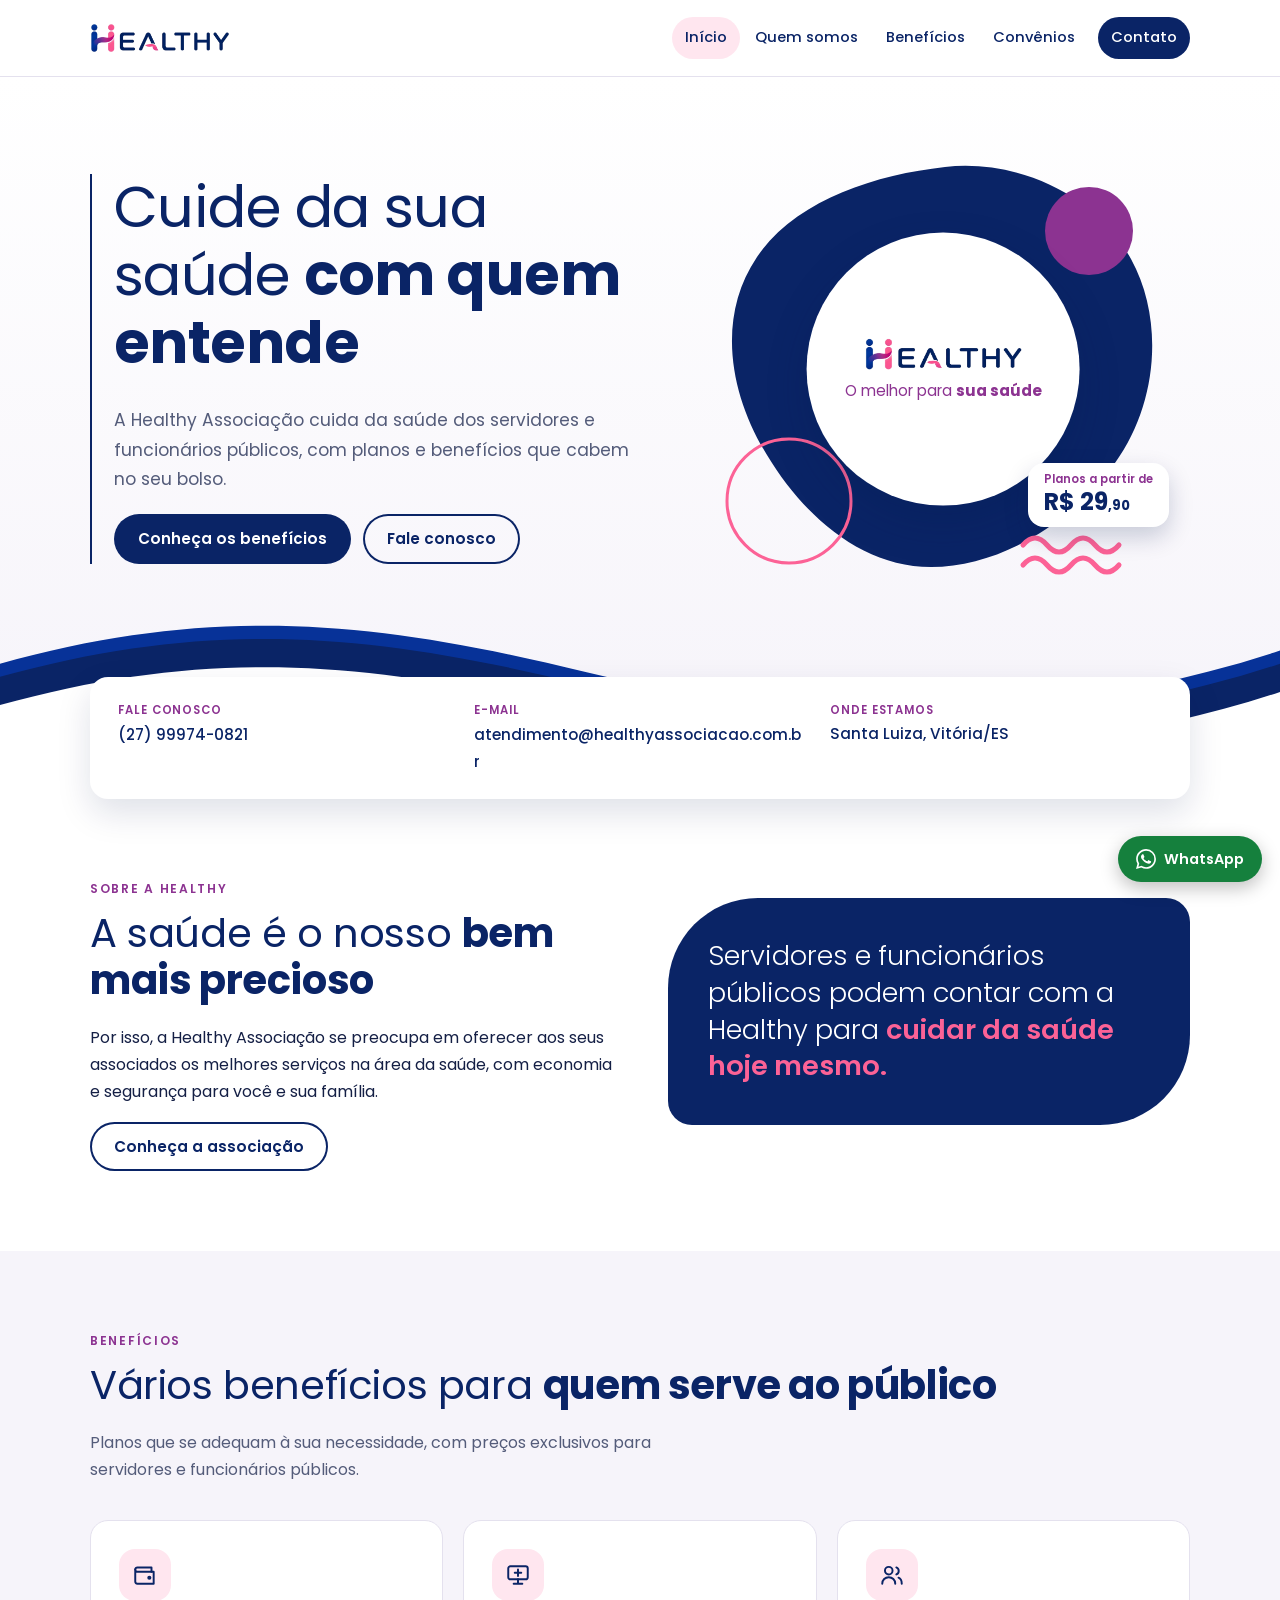
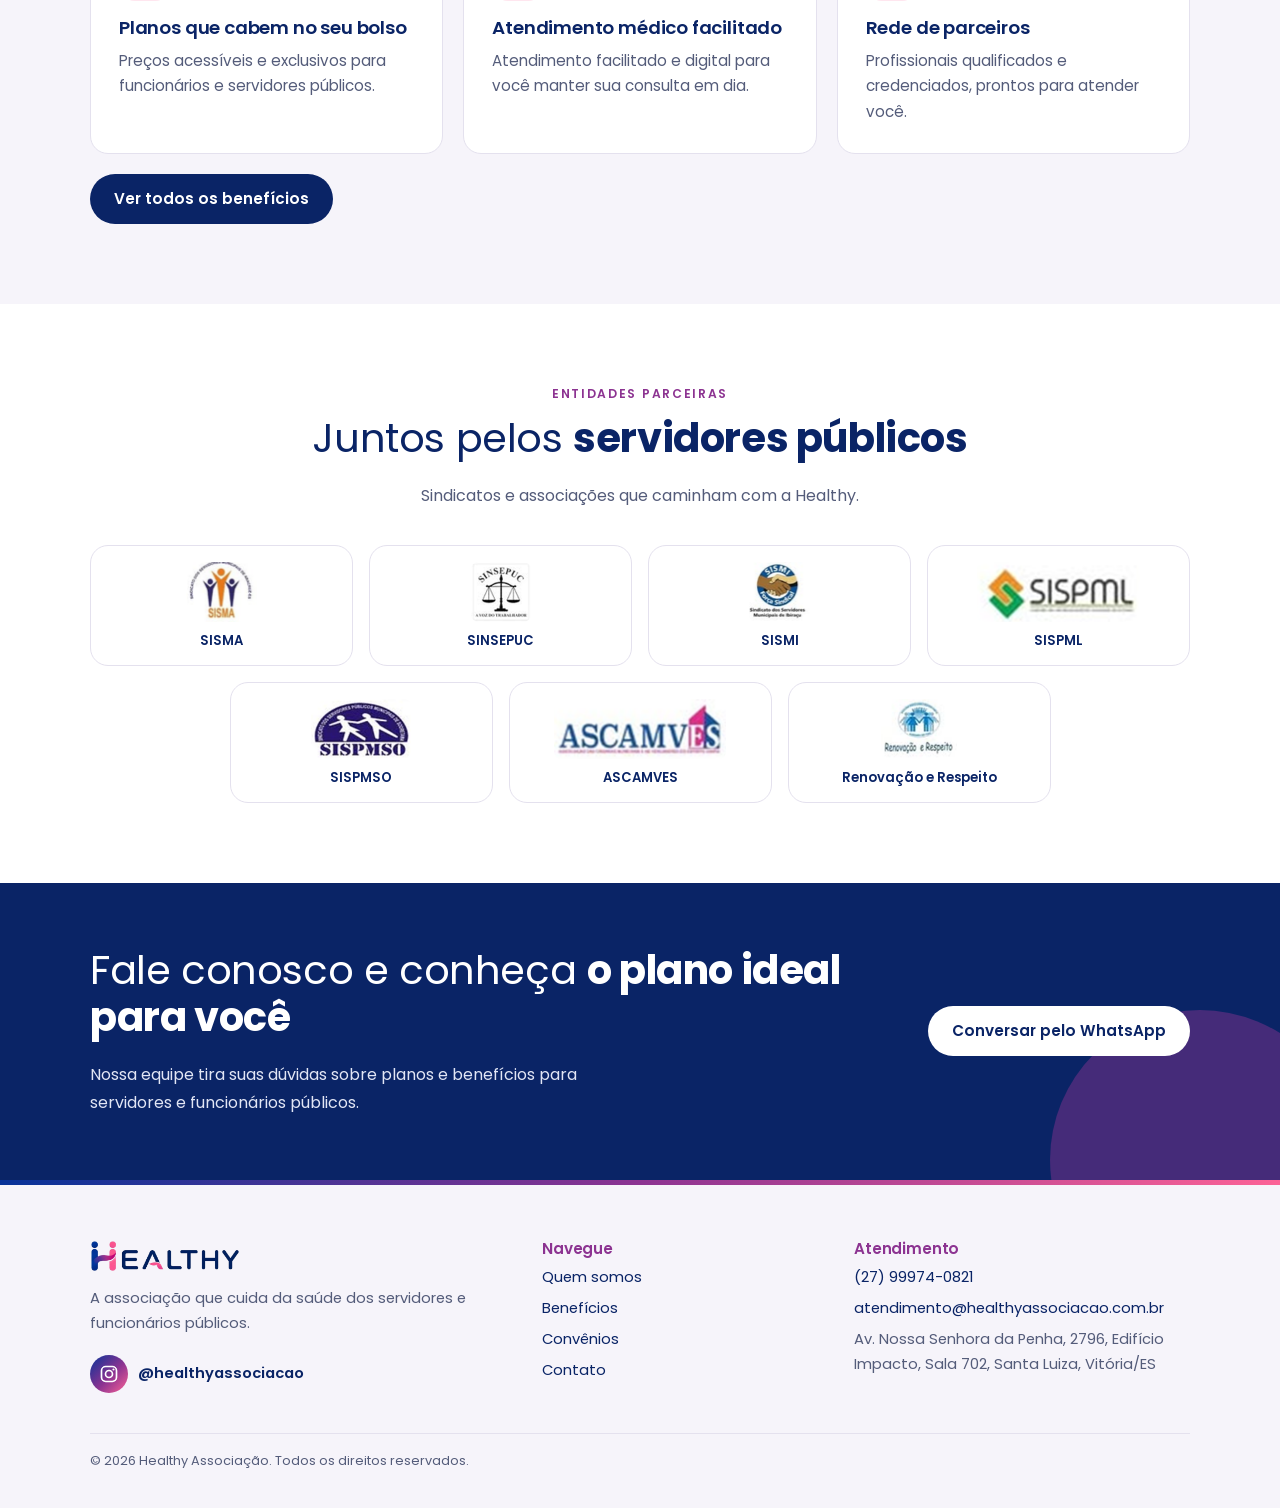
<file: index.html>
<!doctype html>
<html lang="pt-BR">
<head>
  <meta charset="utf-8">
  <meta name="viewport" content="width=device-width, initial-scale=1">
  <meta name="robots" content="noindex">
  <meta name="theme-color" content="#0a2466">
  <title>Healthy Associação | Saúde e benefícios para servidores públicos</title>
  <meta name="description" content="A Healthy Associação cuida da saúde dos servidores e funcionários públicos, com planos e benefícios que cabem no seu bolso.">
  <meta property="og:title" content="Healthy Associação | Saúde e benefícios para servidores públicos">
  <meta property="og:description" content="A Healthy Associação cuida da saúde dos servidores e funcionários públicos, com planos e benefícios que cabem no seu bolso.">
  <meta property="og:type" content="website">
  <meta property="og:locale" content="pt_BR">
  <meta property="og:site_name" content="Healthy Associação">
  <meta property="og:image" content="https://joaovcaetanorb.github.io/healthy-previa/assets/img/compartilhar.png">
  <meta property="og:image:width" content="1200">
  <meta property="og:image:height" content="630">
  <meta name="twitter:card" content="summary_large_image">
  <link rel="icon" type="image/png" href="assets/img/favicon.png">
  <link rel="preconnect" href="https://fonts.googleapis.com">
  <link rel="preconnect" href="https://fonts.gstatic.com" crossorigin>
  <link rel="stylesheet" href="https://fonts.googleapis.com/css2?family=Poppins:wght@300;400;500;600;700&display=swap">
  <link rel="stylesheet" href="assets/css/style.css">
</head>
<body>
  <a class="pular" href="#conteudo">Pular para o conteúdo</a>
  <header class="topo">
    <div class="container">
      <a class="marca" href="index.html"><img src="assets/img/logo.png" alt="Healthy Associação" width="1099" height="237"></a>
      <button class="menu-botao" type="button" aria-label="Menu" aria-expanded="false" aria-controls="menu"><span></span><span></span><span></span></button>
      <nav class="menu" id="menu" aria-label="Principal">
        <ul>
        <li><a href="index.html" aria-current="page">Início</a></li>
        <li><a href="quem-somos.html">Quem somos</a></li>
        <li><a href="beneficios.html">Benefícios</a></li>
        <li><a href="convenios.html">Convênios</a></li>
        <li><a href="contato.html" class="menu-destaque">Contato</a></li>
        </ul>
      </nav>
    </div>
  </header>

  <main id="conteudo">
  <section class="hero">
    <div class="container">
      <div class="hero-texto">
        <h1>Cuide da sua saúde <strong>com quem entende</strong></h1>
        <p>A Healthy Associação cuida da saúde dos servidores e funcionários públicos<span class="so-pc">, com planos e benefícios que cabem no seu bolso</span>.</p>
        <div class="botoes">
          <a class="botao" href="beneficios.html">Conheça os benefícios</a>
          <a class="botao botao-claro" href="contato.html">Fale conosco</a>
        </div>
      </div>
      <div class="hero-arte">
        <svg viewBox="0 0 440 440" aria-hidden="true">
          <path style="fill:var(--cor-principal)" d="M222 18c70-8 150 26 186 92 34 62 26 146-16 204-40 56-112 104-184 104-70 0-128-52-164-112C8 248-8 170 34 108 72 52 150 26 222 18z"/>
          <circle cx="366" cy="82" r="44" style="fill:var(--cor-lilas)"/>
          <circle cx="66" cy="352" r="62" fill="none" style="stroke:var(--cor-rosa)" stroke-width="3"/>
          <path fill="none" style="stroke:var(--cor-rosa)" stroke-width="5" stroke-linecap="round" d="M300 396q12-14 24 0t24 0 24 0 24 0M300 416q12-14 24 0t24 0 24 0 24 0"/>
        </svg>
        <div class="hero-centro">
          <img src="assets/img/logo.png" alt="" width="1099" height="237">
          <p>O melhor para <strong>sua saúde</strong></p>
        </div>
        <div class="selo-preco">
          <span>Planos a partir de</span>
          <strong>R$ 29<small>,90</small></strong>
        </div>
      </div>
      <div class="botoes-movel"><a class="botao" href="beneficios.html">Conheça os benefícios</a></div>
    </div>
    <svg class="onda" viewBox="0 0 1440 110" preserveAspectRatio="none" aria-hidden="true">
      <path style="fill:var(--cor-azul-vivo)" d="M0 40c240-54 420-40 660 8s520 50 780-20v82H0z"/>
      <path style="fill:var(--cor-principal)" d="M0 52c240-54 420-40 660 8s520 50 780-20v70H0z"/>
      <path style="fill:var(--cor-fundo)" d="M0 78c240-54 420-40 660 8s520 50 780-20v44H0z"/>
    </svg>
  </section>

  <div class="faixa">
    <div class="container">
      <div class="faixa-cartao">
        <div><span>Fale conosco</span><a href="tel:+5527999740821">(27) 99974-0821</a></div>
        <div><span>E-mail</span><a href="mailto:atendimento@healthyassociacao.com.br">atendimento@healthyassociacao.com.br</a></div>
        <div><span>Onde estamos</span><p>Santa Luiza, Vitória/ES</p></div>
      </div>
    </div>
  </div>

  <section class="secao">
    <div class="container duas-colunas">
      <div>
        <p class="rotulo">Sobre a Healthy</p>
        <h2>A saúde é o nosso <strong>bem mais precioso</strong></h2>
        <p>Por isso, a Healthy Associação se preocupa em oferecer aos seus associados os melhores serviços na área da saúde, com economia e segurança para você e sua família.</p>
        <a class="botao botao-claro" href="quem-somos.html">Conheça a associação</a>
      </div>
      <p class="frase-destaque">Servidores e funcionários públicos podem contar com a Healthy para <strong>cuidar da saúde hoje mesmo.</strong></p>
    </div>
  </section>

  <section class="secao secao-suave">
    <div class="container">
      <p class="rotulo">Benefícios</p>
      <h2>Vários benefícios para <strong>quem serve ao público</strong></h2>
      <p class="secao-intro">Planos que se adequam à sua necessidade, com preços exclusivos para servidores e funcionários públicos.</p>
      <div class="grade">
        <article class="cartao"><span class="icone"><svg viewBox="0 0 24 24" aria-hidden="true"><path d="M3 7a2 2 0 0 1 2-2h13v4"/><path d="M3 7v11a2 2 0 0 0 2 2h15V9H5a2 2 0 0 1-2-2z"/><circle cx="16" cy="14.5" r="1"/></svg></span><h3>Planos que cabem no seu bolso</h3><p>Preços acessíveis e exclusivos para funcionários e servidores públicos.</p></article>
        <article class="cartao"><span class="icone"><svg viewBox="0 0 24 24" aria-hidden="true"><rect x="3" y="4" width="18" height="12" rx="2"/><path d="M8 20h8M12 16v4M12 7v6M9 10h6"/></svg></span><h3>Atendimento médico facilitado</h3><p>Atendimento facilitado e digital para você manter sua consulta em dia.</p></article>
        <article class="cartao"><span class="icone"><svg viewBox="0 0 24 24" aria-hidden="true"><circle cx="9" cy="8" r="3.5"/><path d="M3 20c0-3.5 2.7-6 6-6s6 2.5 6 6M16 5a3.5 3.5 0 0 1 0 6.5M18 14.5c2 .8 3 2.8 3 5.5"/></svg></span><h3>Rede de parceiros</h3><p>Profissionais qualificados e credenciados, prontos para atender você.</p></article>
      </div>
      <div class="botoes"><a class="botao" href="beneficios.html">Ver todos os benefícios</a></div>
    </div>
  </section>

  <section class="secao">
    <div class="container">
      <div class="centro"><p class="rotulo">Entidades parceiras</p>
      <h2>Juntos pelos <strong>servidores públicos</strong></h2>
      <p class="secao-intro">Sindicatos e associações que caminham com a Healthy.</p></div>
      <div class="entidades">
        <div class="entidade"><img src="assets/img/parceiros/sisma.png" alt="Logo SISMA" width="288" height="246" loading="lazy"><span>SISMA</span></div>
        <div class="entidade"><img src="assets/img/parceiros/sinsepuc.png" alt="Logo SINSEPUC" width="228" height="228" loading="lazy"><span>SINSEPUC</span></div>
        <div class="entidade"><img src="assets/img/parceiros/sismi.png" alt="Logo SISMI" width="246" height="240" loading="lazy"><span>SISMI</span></div>
        <div class="entidade"><img src="assets/img/parceiros/sispml.png" alt="Logo SISPML" width="276" height="102" loading="lazy"><span>SISPML</span></div>
        <div class="entidade"><img src="assets/img/parceiros/sispmso.png" alt="Logo SISPMSO" width="342" height="204" loading="lazy"><span>SISPMSO</span></div>
        <div class="entidade"><img src="assets/img/parceiros/ascamves.png" alt="Logo ASCAMVES" width="360" height="126" loading="lazy"><span>ASCAMVES</span></div>
        <div class="entidade"><img src="assets/img/parceiros/renovacao.png" alt="Logo Renovação e Respeito" width="246" height="192" loading="lazy"><span>Renovação e Respeito</span></div>
      </div>
    </div>
  </section>

  <section class="chamada">
    <div class="container">
      <div>
        <h2>Fale conosco e conheça <strong>o plano ideal para você</strong></h2>
        <p>Nossa equipe tira suas dúvidas sobre planos e benefícios para servidores e funcionários públicos.</p>
      </div>
      <a class="botao" href="https://wa.me/5527988882229?text=Oi%2C%20vim%20pelo%20site%20da%20Healthy" target="_blank" rel="noopener">Conversar pelo WhatsApp</a>
    </div>
  </section>
  </main>

  <footer class="rodape">
    <div class="container">
      <div class="rodape-grade">
        <div>
          <img class="rodape-logo" src="assets/img/logo.png" alt="Healthy Associação" width="1099" height="237" loading="lazy">
          <p>A associação que cuida da saúde dos servidores e funcionários públicos.</p>
          <a class="rodape-social" href="https://www.instagram.com/healthyassociacao/" target="_blank" rel="noopener" aria-label="Instagram da Healthy (abre em nova aba)">
            <svg viewBox="0 0 24 24" width="20" height="20" aria-hidden="true"><rect x="3" y="3" width="18" height="18" rx="5" fill="none" stroke="currentColor" stroke-width="2"/><circle cx="12" cy="12" r="4.2" fill="none" stroke="currentColor" stroke-width="2"/><circle cx="17.4" cy="6.6" r="1.3" fill="currentColor"/></svg>
            <span>@healthyassociacao</span>
          </a>
        </div>
        <div>
          <h3>Navegue</h3>
          <ul>
            <li><a href="quem-somos.html">Quem somos</a></li>
            <li><a href="beneficios.html">Benefícios</a></li>
            <li><a href="convenios.html">Convênios</a></li>
            <li><a href="contato.html">Contato</a></li>
          </ul>
        </div>
        <div>
          <h3>Atendimento</h3>
          <ul>
            <li><a href="tel:+5527999740821">(27) 99974-0821</a></li>
            <li><a href="mailto:atendimento@healthyassociacao.com.br">atendimento@healthyassociacao.com.br</a></li>
            <li>Av. Nossa Senhora da Penha, 2796, Edifício Impacto, Sala 702, Santa Luiza, Vitória/ES</li>
          </ul>
        </div>
      </div>
      <p class="rodape-fim">© 2026 Healthy Associação. Todos os direitos reservados.</p>
    </div>
  </footer>

  <a class="whatsapp" href="https://wa.me/5527988882229?text=Oi%2C%20vim%20pelo%20site%20da%20Healthy" target="_blank" rel="noopener" aria-label="Conversar pelo WhatsApp"><svg viewBox="0 0 24 24" aria-hidden="true"><path d="M17.472 14.382c-.297-.149-1.758-.867-2.03-.967-.273-.099-.471-.148-.67.15-.197.297-.767.966-.94 1.164-.173.199-.347.223-.644.075-.297-.15-1.255-.463-2.39-1.475-.883-.788-1.48-1.761-1.653-2.059-.173-.297-.018-.458.13-.606.134-.133.298-.347.446-.52.149-.174.198-.298.298-.497.099-.198.05-.371-.025-.52-.075-.149-.669-1.612-.916-2.207-.242-.579-.487-.5-.669-.51-.173-.008-.371-.01-.57-.01-.198 0-.52.074-.792.372-.272.297-1.04 1.016-1.04 2.479 0 1.462 1.065 2.875 1.213 3.074.149.198 2.096 3.2 5.077 4.487.709.306 1.262.489 1.694.625.712.227 1.36.195 1.871.118.571-.085 1.758-.719 2.006-1.413.248-.694.248-1.289.173-1.413-.074-.124-.272-.198-.57-.347m-5.421 7.403h-.004a9.87 9.87 0 01-5.031-1.378l-.361-.214-3.741.982.998-3.648-.235-.374a9.86 9.86 0 01-1.51-5.26c.001-5.45 4.436-9.884 9.888-9.884 2.64 0 5.122 1.03 6.988 2.898a9.825 9.825 0 012.893 6.994c-.003 5.45-4.437 9.884-9.885 9.884m8.413-18.297A11.815 11.815 0 0012.05 0C5.495 0 .16 5.335.157 11.892c0 2.096.547 4.142 1.588 5.945L.057 24l6.305-1.654a11.882 11.882 0 005.683 1.448h.005c6.554 0 11.89-5.335 11.893-11.893a11.821 11.821 0 00-3.48-8.413z"/></svg><span>WhatsApp</span></a>
  <script src="assets/js/main.js"></script>
</body>
</html>
</file>
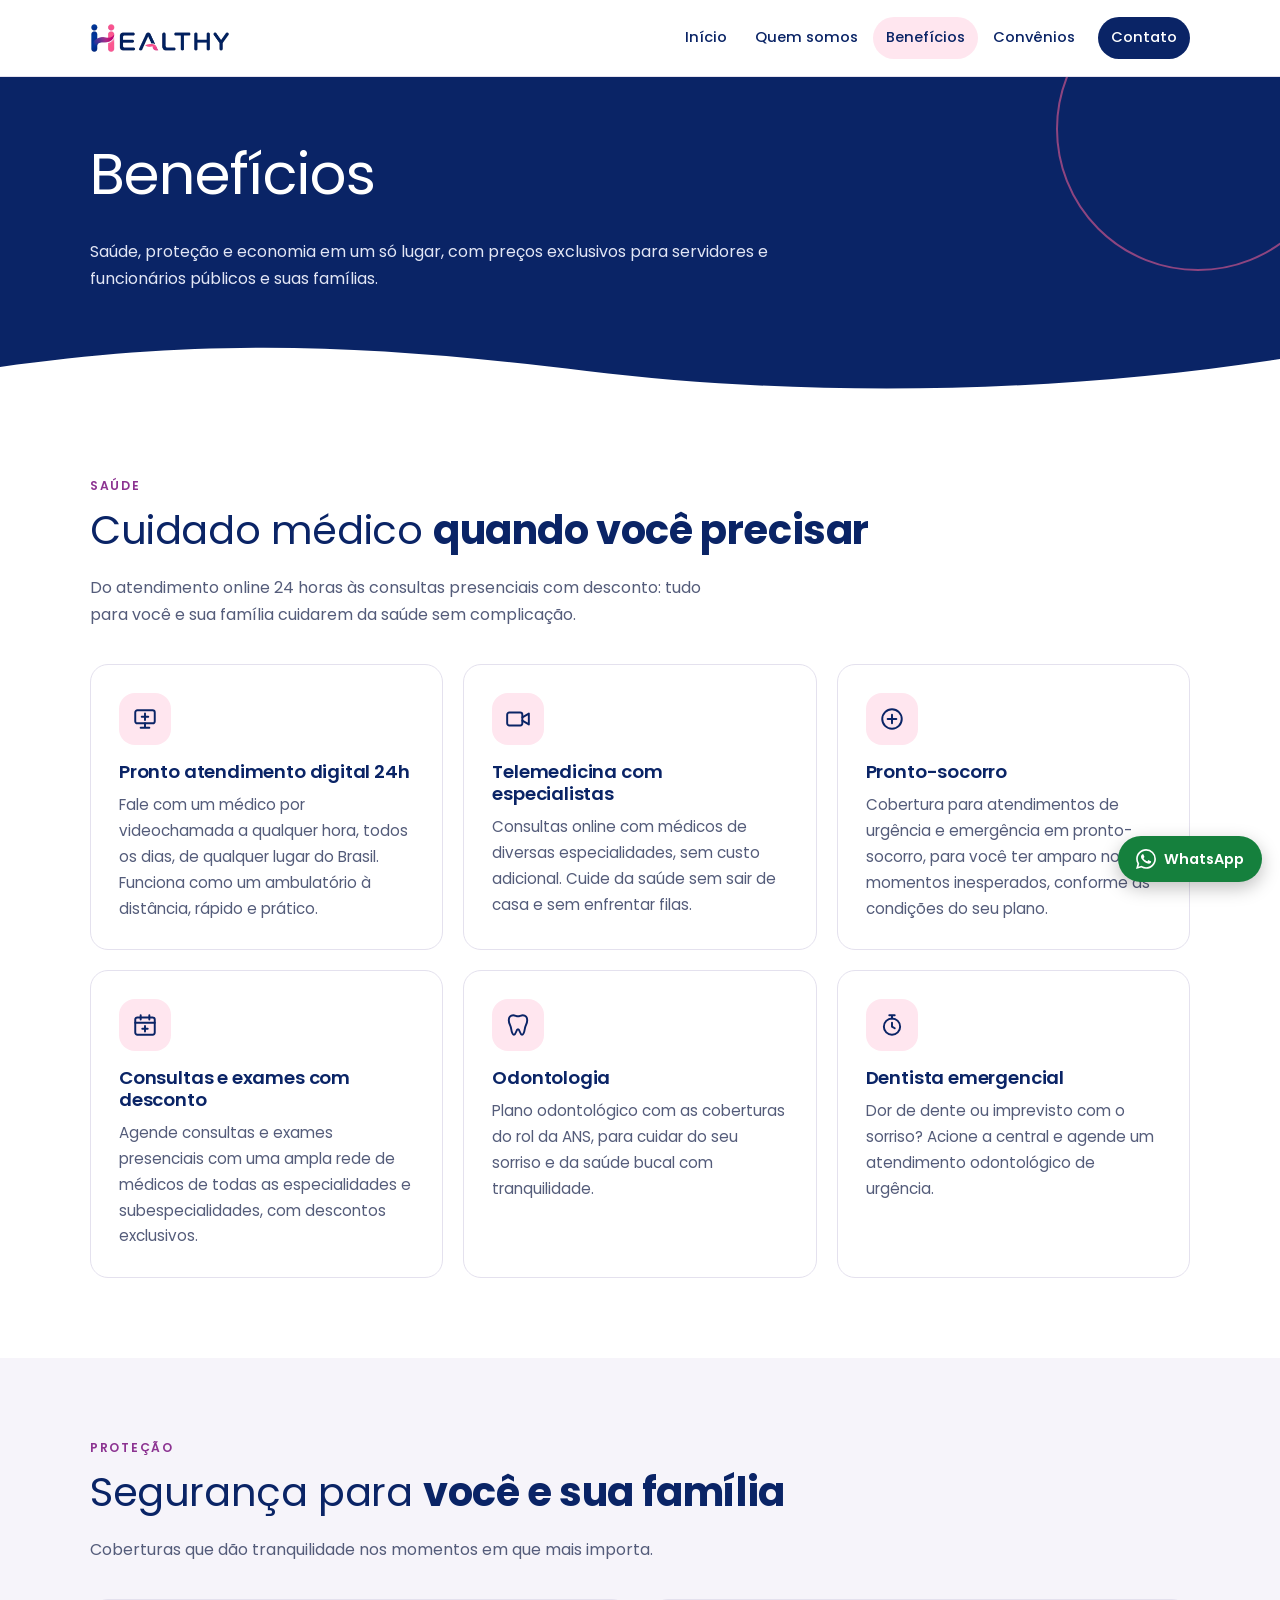
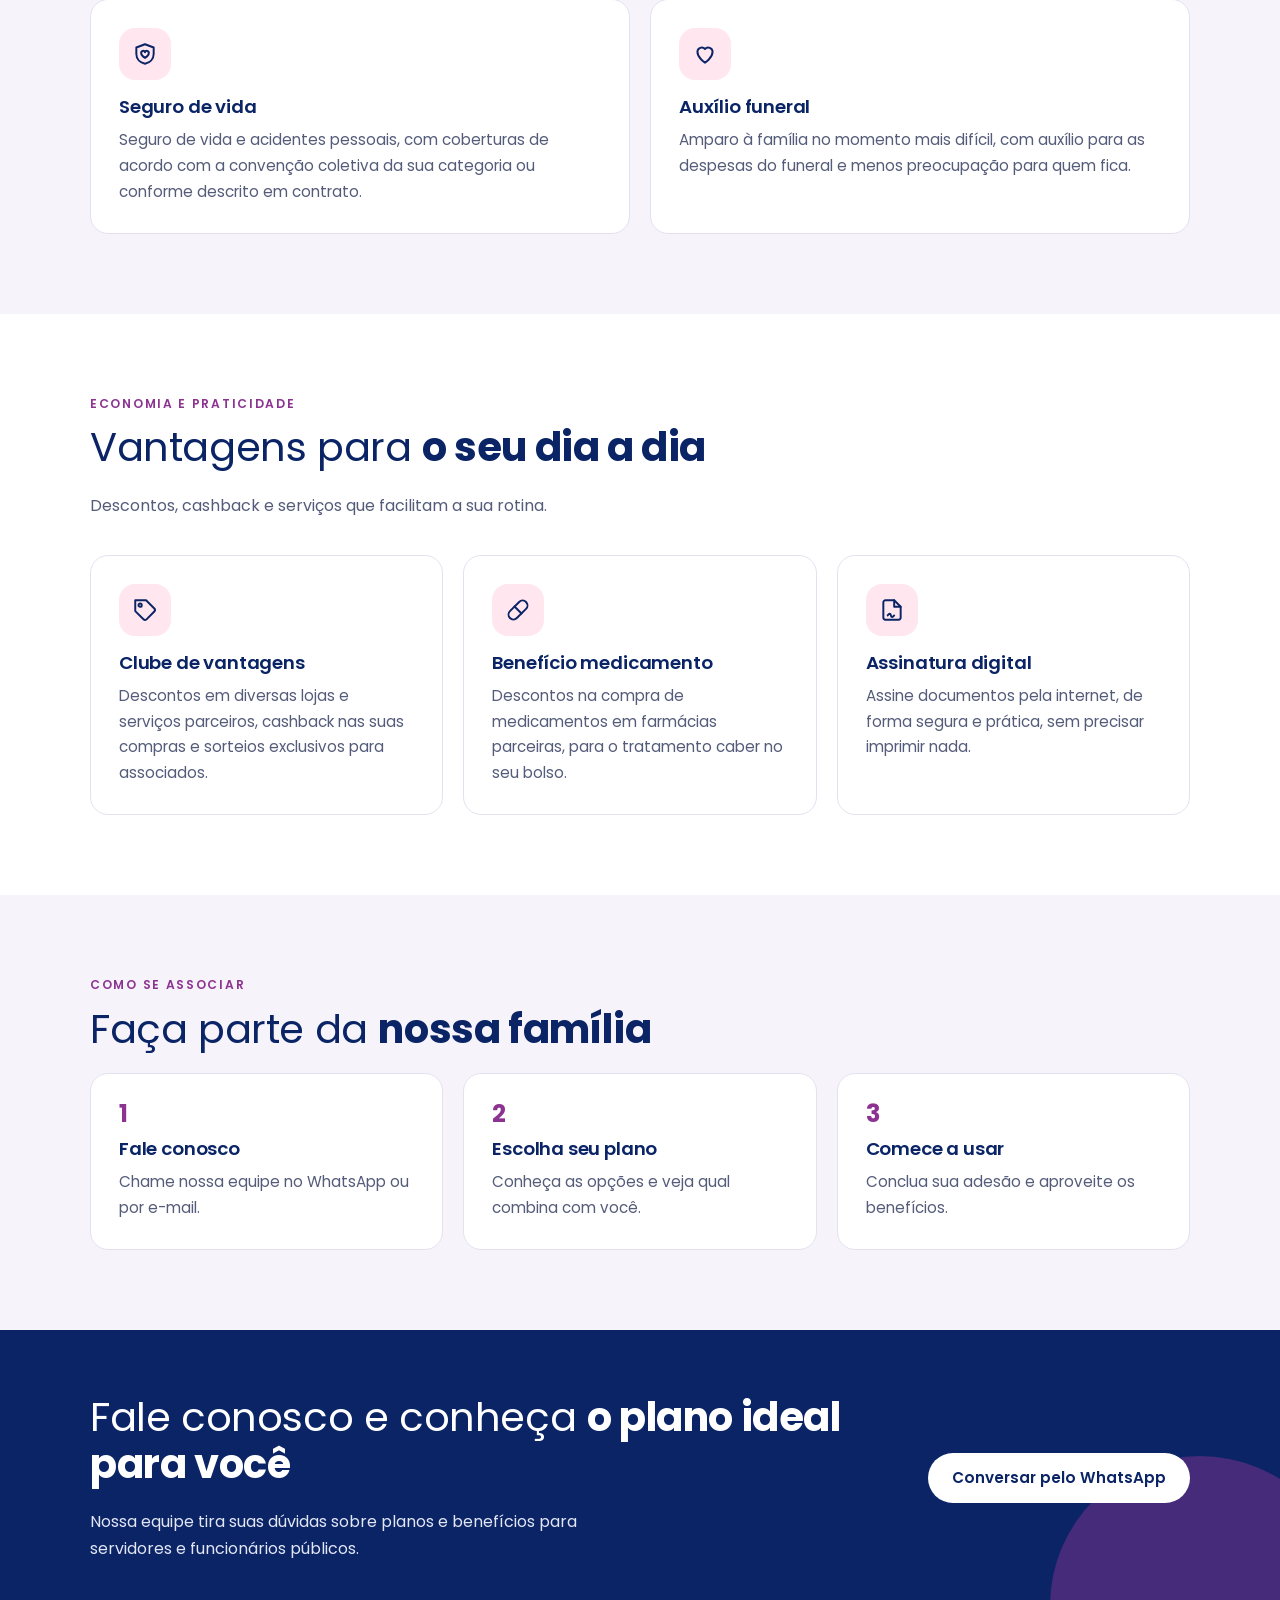
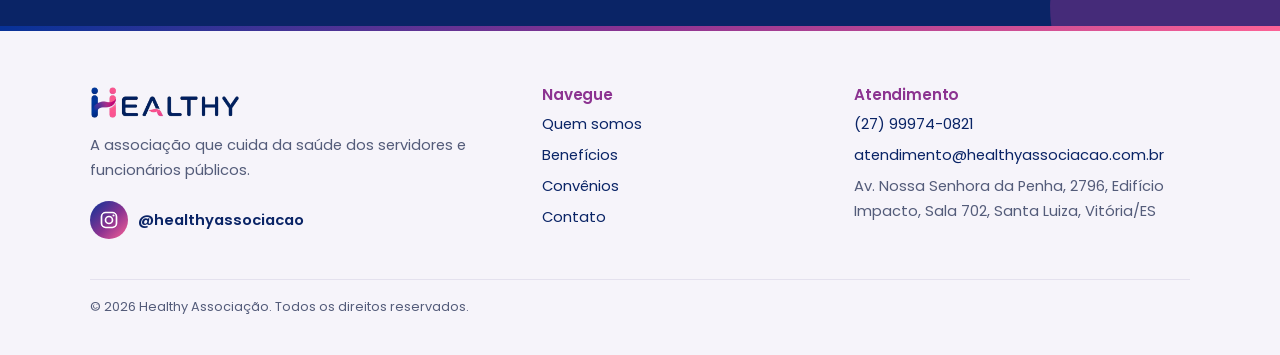
<file: beneficios.html>
<!doctype html>
<html lang="pt-BR">
<head>
  <meta charset="utf-8">
  <meta name="viewport" content="width=device-width, initial-scale=1">
  <meta name="robots" content="noindex">
  <meta name="theme-color" content="#0a2466">
  <title>Benefícios | Healthy Associação</title>
  <meta name="description" content="Planos e benefícios da Healthy Associação para servidores e funcionários públicos.">
  <meta property="og:title" content="Benefícios | Healthy Associação">
  <meta property="og:description" content="Planos e benefícios da Healthy Associação para servidores e funcionários públicos.">
  <meta property="og:type" content="website">
  <meta property="og:locale" content="pt_BR">
  <meta property="og:site_name" content="Healthy Associação">
  <meta property="og:image" content="https://joaovcaetanorb.github.io/healthy-previa/assets/img/compartilhar.png">
  <meta property="og:image:width" content="1200">
  <meta property="og:image:height" content="630">
  <meta name="twitter:card" content="summary_large_image">
  <link rel="icon" type="image/png" href="assets/img/favicon.png">
  <link rel="preconnect" href="https://fonts.googleapis.com">
  <link rel="preconnect" href="https://fonts.gstatic.com" crossorigin>
  <link rel="stylesheet" href="https://fonts.googleapis.com/css2?family=Poppins:wght@300;400;500;600;700&display=swap">
  <link rel="stylesheet" href="assets/css/style.css">
</head>
<body>
  <a class="pular" href="#conteudo">Pular para o conteúdo</a>
  <header class="topo">
    <div class="container">
      <a class="marca" href="index.html"><img src="assets/img/logo.png" alt="Healthy Associação" width="1099" height="237"></a>
      <button class="menu-botao" type="button" aria-label="Menu" aria-expanded="false" aria-controls="menu"><span></span><span></span><span></span></button>
      <nav class="menu" id="menu" aria-label="Principal">
        <ul>
        <li><a href="index.html">Início</a></li>
        <li><a href="quem-somos.html">Quem somos</a></li>
        <li><a href="beneficios.html" aria-current="page">Benefícios</a></li>
        <li><a href="convenios.html">Convênios</a></li>
        <li><a href="contato.html" class="menu-destaque">Contato</a></li>
        </ul>
      </nav>
    </div>
  </header>

  <main id="conteudo">
  <section class="titulo-pagina">
    <div class="container">
      <h1>Benefícios</h1>
      <p>Saúde, proteção e economia em um só lugar, com preços exclusivos para servidores e funcionários públicos e suas famílias.</p>
    </div>
  </section>

  <section class="secao">
    <div class="container">
      <p class="rotulo">Saúde</p>
      <h2>Cuidado médico <strong>quando você precisar</strong></h2>
      <p class="secao-intro">Do atendimento online 24 horas às consultas presenciais com desconto: tudo para você e sua família cuidarem da saúde sem complicação.</p>
      <div class="grade">
        <article class="cartao"><span class="icone"><svg viewBox="0 0 24 24" aria-hidden="true"><rect x="3" y="4" width="18" height="12" rx="2"/><path d="M8 20h8M12 16v4M12 7v6M9 10h6"/></svg></span><h3>Pronto atendimento digital 24h</h3><p>Fale com um médico por videochamada a qualquer hora, todos os dias, de qualquer lugar do Brasil. Funciona como um ambulatório à distância, rápido e prático.</p></article>
        <article class="cartao"><span class="icone"><svg viewBox="0 0 24 24" aria-hidden="true"><rect x="2" y="6" width="14" height="12" rx="2"/><path d="M16 10.5l6-3.5v10l-6-3.5"/></svg></span><h3>Telemedicina com especialistas</h3><p>Consultas online com médicos de diversas especialidades, sem custo adicional. Cuide da saúde sem sair de casa e sem enfrentar filas.</p></article>
        <article class="cartao"><span class="icone"><svg viewBox="0 0 24 24" aria-hidden="true"><circle cx="12" cy="12" r="9"/><path d="M12 8v8M8 12h8"/></svg></span><h3>Pronto-socorro</h3><p>Cobertura para atendimentos de urgência e emergência em pronto-socorro, para você ter amparo nos momentos inesperados, conforme as condições do seu plano.</p></article>
        <article class="cartao"><span class="icone"><svg viewBox="0 0 24 24" aria-hidden="true"><rect x="3" y="5" width="18" height="16" rx="2"/><path d="M3 10h18M8 3v4M16 3v4M12 13v5M9.5 15.5h5"/></svg></span><h3>Consultas e exames com desconto</h3><p>Agende consultas e exames presenciais com uma ampla rede de médicos de todas as especialidades e subespecialidades, com descontos exclusivos.</p></article>
        <article class="cartao"><span class="icone"><svg viewBox="0 0 24 24" aria-hidden="true"><path d="M7.5 3C5 3 3.5 5 3.5 7.5c0 3 1.5 4.5 2 7 .5 3 1 6.5 2.8 6.5 1.9 0 1.9-5 3.7-5s1.8 5 3.7 5c1.8 0 2.3-3.5 2.8-6.5.5-2.5 2-4 2-7C20.5 5 19 3 16.5 3c-2 0-2.8 1-4.5 1S9.5 3 7.5 3z"/></svg></span><h3>Odontologia</h3><p>Plano odontológico com as coberturas do rol da ANS, para cuidar do seu sorriso e da saúde bucal com tranquilidade.</p></article>
        <article class="cartao"><span class="icone"><svg viewBox="0 0 24 24" aria-hidden="true"><circle cx="12" cy="13.5" r="7.5"/><path d="M12 10v3.5l2.5 1.5M9.5 3h5M12 3v3"/></svg></span><h3>Dentista emergencial</h3><p>Dor de dente ou imprevisto com o sorriso? Acione a central e agende um atendimento odontológico de urgência.</p></article>
      </div>
    </div>
  </section>

  <section class="secao secao-suave">
    <div class="container">
      <p class="rotulo">Proteção</p>
      <h2>Segurança para <strong>você e sua família</strong></h2>
      <p class="secao-intro">Coberturas que dão tranquilidade nos momentos em que mais importa.</p>
      <div class="grade grade-2">
        <article class="cartao"><span class="icone"><svg viewBox="0 0 24 24" aria-hidden="true"><path d="M12 3l8 3v6c0 4.5-3.4 8-8 9-4.6-1-8-4.5-8-9V6z"/><path d="M12 15.5s-3.5-2.1-3.5-4.3a1.8 1.8 0 0 1 3.5-.8 1.8 1.8 0 0 1 3.5.8c0 2.2-3.5 4.3-3.5 4.3z"/></svg></span><h3>Seguro de vida</h3><p>Seguro de vida e acidentes pessoais, com coberturas de acordo com a convenção coletiva da sua categoria ou conforme descrito em contrato.</p></article>
        <article class="cartao"><span class="icone"><svg viewBox="0 0 24 24" aria-hidden="true"><path d="M12 20s-7-4.4-7-10a4 4 0 0 1 7-2.6A4 4 0 0 1 19 10c0 5.6-7 10-7 10z"/></svg></span><h3>Auxílio funeral</h3><p>Amparo à família no momento mais difícil, com auxílio para as despesas do funeral e menos preocupação para quem fica.</p></article>
      </div>
    </div>
  </section>

  <section class="secao">
    <div class="container">
      <p class="rotulo">Economia e praticidade</p>
      <h2>Vantagens para <strong>o seu dia a dia</strong></h2>
      <p class="secao-intro">Descontos, cashback e serviços que facilitam a sua rotina.</p>
      <div class="grade">
        <article class="cartao"><span class="icone"><svg viewBox="0 0 24 24" aria-hidden="true"><path d="M20.6 13.4l-7.2 7.2a2 2 0 0 1-2.8 0L3 13V3h10l7.6 7.6a2 2 0 0 1 0 2.8z"/><circle cx="7.5" cy="7.5" r="1.5"/></svg></span><h3>Clube de vantagens</h3><p>Descontos em diversas lojas e serviços parceiros, cashback nas suas compras e sorteios exclusivos para associados.</p></article>
        <article class="cartao"><span class="icone"><svg viewBox="0 0 24 24" aria-hidden="true"><rect x="7.5" y="1.5" width="9" height="21" rx="4.5" transform="rotate(45 12 12)"/><path d="M8.8 8.8l6.4 6.4"/></svg></span><h3>Benefício medicamento</h3><p>Descontos na compra de medicamentos em farmácias parceiras, para o tratamento caber no seu bolso.</p></article>
        <article class="cartao"><span class="icone"><svg viewBox="0 0 24 24" aria-hidden="true"><path d="M14 3H6a2 2 0 0 0-2 2v14a2 2 0 0 0 2 2h12a2 2 0 0 0 2-2V9z"/><path d="M14 3v6h6M8 17c1.5-2 2.5-2 3 0s1.5 2 3 0"/></svg></span><h3>Assinatura digital</h3><p>Assine documentos pela internet, de forma segura e prática, sem precisar imprimir nada.</p></article>
      </div>
    </div>
  </section>

  <section class="secao secao-suave">
    <div class="container">
      <p class="rotulo">Como se associar</p>
      <h2>Faça parte da <strong>nossa família</strong></h2>
      <div class="grade">
        <article class="cartao"><span class="numero">1</span><h3>Fale conosco</h3><p>Chame nossa equipe no WhatsApp ou por e-mail.</p></article>
        <article class="cartao"><span class="numero">2</span><h3>Escolha seu plano</h3><p>Conheça as opções e veja qual combina com você.</p></article>
        <article class="cartao"><span class="numero">3</span><h3>Comece a usar</h3><p>Conclua sua adesão e aproveite os benefícios.</p></article>
      </div>
    </div>
  </section>

  <section class="chamada">
    <div class="container">
      <div>
        <h2>Fale conosco e conheça <strong>o plano ideal para você</strong></h2>
        <p>Nossa equipe tira suas dúvidas sobre planos e benefícios para servidores e funcionários públicos.</p>
      </div>
      <a class="botao" href="https://wa.me/5527988882229?text=Oi%2C%20vim%20pelo%20site%20da%20Healthy" target="_blank" rel="noopener">Conversar pelo WhatsApp</a>
    </div>
  </section>
  </main>

  <footer class="rodape">
    <div class="container">
      <div class="rodape-grade">
        <div>
          <img class="rodape-logo" src="assets/img/logo.png" alt="Healthy Associação" width="1099" height="237" loading="lazy">
          <p>A associação que cuida da saúde dos servidores e funcionários públicos.</p>
          <a class="rodape-social" href="https://www.instagram.com/healthyassociacao/" target="_blank" rel="noopener" aria-label="Instagram da Healthy (abre em nova aba)">
            <svg viewBox="0 0 24 24" width="20" height="20" aria-hidden="true"><rect x="3" y="3" width="18" height="18" rx="5" fill="none" stroke="currentColor" stroke-width="2"/><circle cx="12" cy="12" r="4.2" fill="none" stroke="currentColor" stroke-width="2"/><circle cx="17.4" cy="6.6" r="1.3" fill="currentColor"/></svg>
            <span>@healthyassociacao</span>
          </a>
        </div>
        <div>
          <h3>Navegue</h3>
          <ul>
            <li><a href="quem-somos.html">Quem somos</a></li>
            <li><a href="beneficios.html">Benefícios</a></li>
            <li><a href="convenios.html">Convênios</a></li>
            <li><a href="contato.html">Contato</a></li>
          </ul>
        </div>
        <div>
          <h3>Atendimento</h3>
          <ul>
            <li><a href="tel:+5527999740821">(27) 99974-0821</a></li>
            <li><a href="mailto:atendimento@healthyassociacao.com.br">atendimento@healthyassociacao.com.br</a></li>
            <li>Av. Nossa Senhora da Penha, 2796, Edifício Impacto, Sala 702, Santa Luiza, Vitória/ES</li>
          </ul>
        </div>
      </div>
      <p class="rodape-fim">© 2026 Healthy Associação. Todos os direitos reservados.</p>
    </div>
  </footer>

  <a class="whatsapp" href="https://wa.me/5527988882229?text=Oi%2C%20vim%20pelo%20site%20da%20Healthy" target="_blank" rel="noopener" aria-label="Conversar pelo WhatsApp"><svg viewBox="0 0 24 24" aria-hidden="true"><path d="M17.472 14.382c-.297-.149-1.758-.867-2.03-.967-.273-.099-.471-.148-.67.15-.197.297-.767.966-.94 1.164-.173.199-.347.223-.644.075-.297-.15-1.255-.463-2.39-1.475-.883-.788-1.48-1.761-1.653-2.059-.173-.297-.018-.458.13-.606.134-.133.298-.347.446-.52.149-.174.198-.298.298-.497.099-.198.05-.371-.025-.52-.075-.149-.669-1.612-.916-2.207-.242-.579-.487-.5-.669-.51-.173-.008-.371-.01-.57-.01-.198 0-.52.074-.792.372-.272.297-1.04 1.016-1.04 2.479 0 1.462 1.065 2.875 1.213 3.074.149.198 2.096 3.2 5.077 4.487.709.306 1.262.489 1.694.625.712.227 1.36.195 1.871.118.571-.085 1.758-.719 2.006-1.413.248-.694.248-1.289.173-1.413-.074-.124-.272-.198-.57-.347m-5.421 7.403h-.004a9.87 9.87 0 01-5.031-1.378l-.361-.214-3.741.982.998-3.648-.235-.374a9.86 9.86 0 01-1.51-5.26c.001-5.45 4.436-9.884 9.888-9.884 2.64 0 5.122 1.03 6.988 2.898a9.825 9.825 0 012.893 6.994c-.003 5.45-4.437 9.884-9.885 9.884m8.413-18.297A11.815 11.815 0 0012.05 0C5.495 0 .16 5.335.157 11.892c0 2.096.547 4.142 1.588 5.945L.057 24l6.305-1.654a11.882 11.882 0 005.683 1.448h.005c6.554 0 11.89-5.335 11.893-11.893a11.821 11.821 0 00-3.48-8.413z"/></svg><span>WhatsApp</span></a>
  <script src="assets/js/main.js"></script>
</body>
</html>
</file>
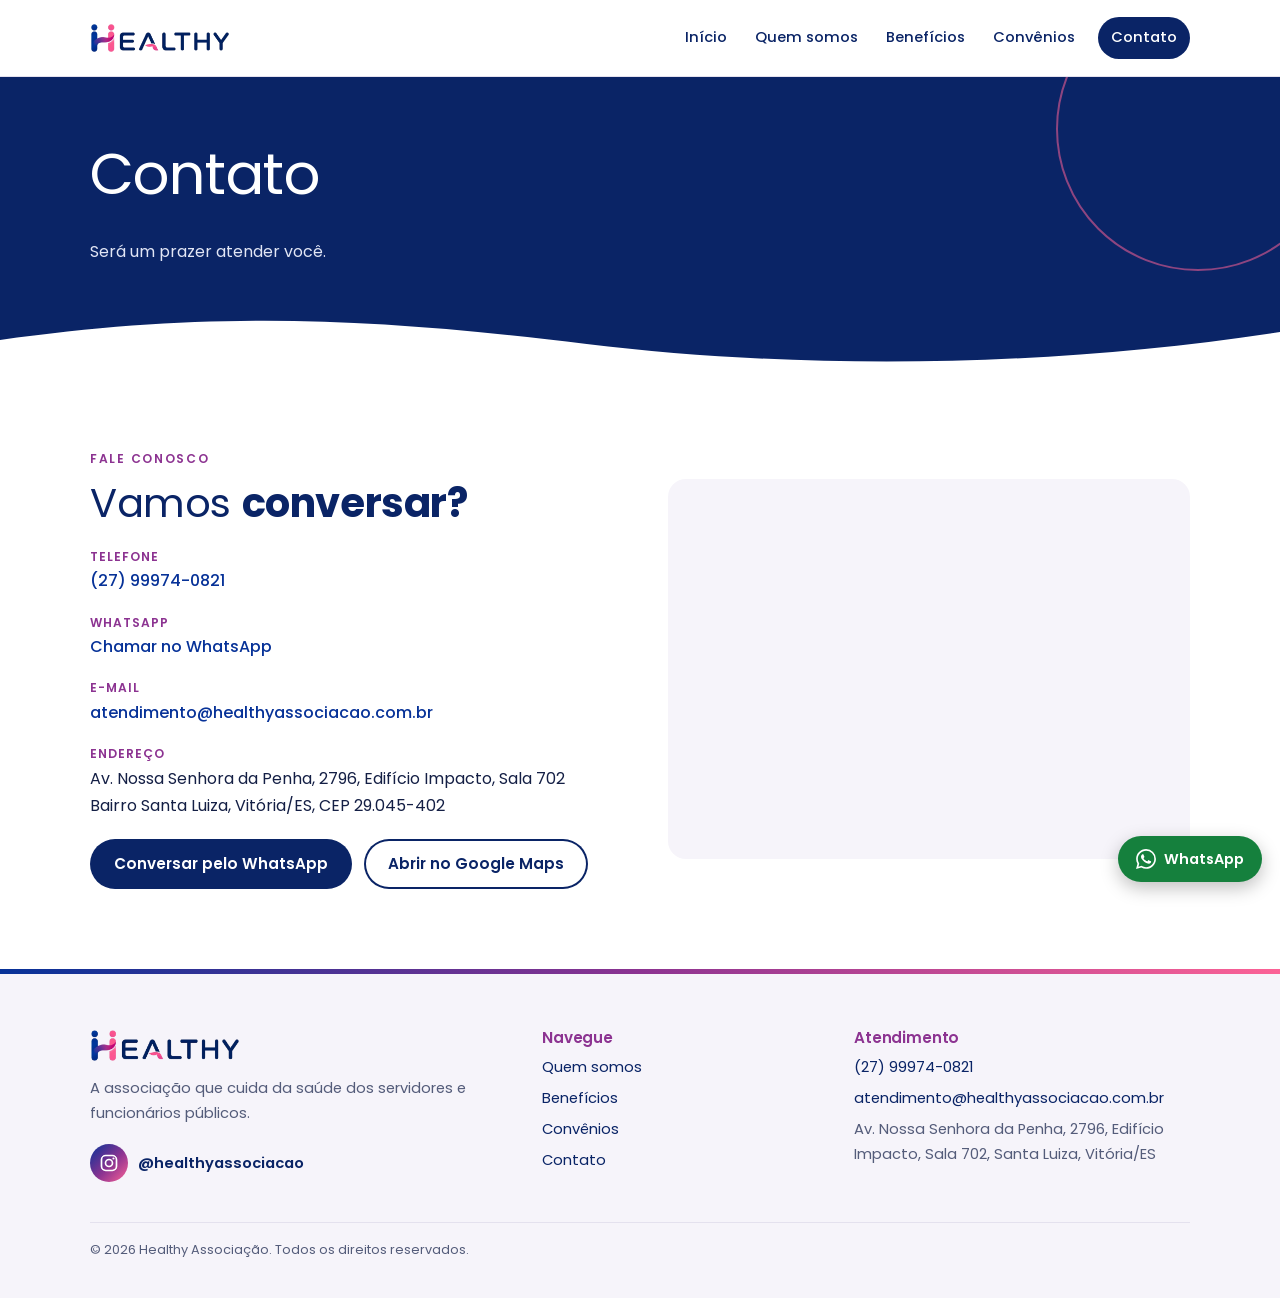
<file: contato.html>
<!doctype html>
<html lang="pt-BR">
<head>
  <meta charset="utf-8">
  <meta name="viewport" content="width=device-width, initial-scale=1">
  <meta name="robots" content="noindex">
  <meta name="theme-color" content="#0a2466">
  <title>Contato | Healthy Associação</title>
  <meta name="description" content="Fale com a Healthy Associação: telefone, WhatsApp, e-mail e endereço em Vitória/ES.">
  <meta property="og:title" content="Contato | Healthy Associação">
  <meta property="og:description" content="Fale com a Healthy Associação: telefone, WhatsApp, e-mail e endereço em Vitória/ES.">
  <meta property="og:type" content="website">
  <meta property="og:locale" content="pt_BR">
  <meta property="og:site_name" content="Healthy Associação">
  <meta property="og:image" content="https://joaovcaetanorb.github.io/healthy-previa/assets/img/compartilhar.png">
  <meta property="og:image:width" content="1200">
  <meta property="og:image:height" content="630">
  <meta name="twitter:card" content="summary_large_image">
  <link rel="icon" type="image/png" href="assets/img/favicon.png">
  <link rel="preconnect" href="https://fonts.googleapis.com">
  <link rel="preconnect" href="https://fonts.gstatic.com" crossorigin>
  <link rel="stylesheet" href="https://fonts.googleapis.com/css2?family=Poppins:wght@300;400;500;600;700&display=swap">
  <link rel="stylesheet" href="assets/css/style.css">
</head>
<body>
  <a class="pular" href="#conteudo">Pular para o conteúdo</a>
  <header class="topo">
    <div class="container">
      <a class="marca" href="index.html"><img src="assets/img/logo.png" alt="Healthy Associação" width="1099" height="237"></a>
      <button class="menu-botao" type="button" aria-label="Menu" aria-expanded="false" aria-controls="menu"><span></span><span></span><span></span></button>
      <nav class="menu" id="menu" aria-label="Principal">
        <ul>
        <li><a href="index.html">Início</a></li>
        <li><a href="quem-somos.html">Quem somos</a></li>
        <li><a href="beneficios.html">Benefícios</a></li>
        <li><a href="convenios.html">Convênios</a></li>
        <li><a href="contato.html" aria-current="page" class="menu-destaque">Contato</a></li>
        </ul>
      </nav>
    </div>
  </header>

  <main id="conteudo">
  <section class="titulo-pagina">
    <div class="container">
      <h1>Contato</h1>
      <p>Será um prazer atender você.</p>
    </div>
  </section>

  <section class="secao">
    <div class="container duas-colunas">
      <div>
        <p class="rotulo">Fale conosco</p>
        <h2>Vamos <strong>conversar?</strong></h2>
        <ul class="lista-contato">
          <li><span>Telefone</span><a href="tel:+5527999740821">(27) 99974-0821</a></li>
          <li><span>WhatsApp</span><a href="https://wa.me/5527988882229?text=Oi%2C%20vim%20pelo%20site%20da%20Healthy" target="_blank" rel="noopener">Chamar no WhatsApp</a></li>
          <li><span>E-mail</span><a href="mailto:atendimento@healthyassociacao.com.br">atendimento@healthyassociacao.com.br</a></li>
          <li><span>Endereço</span>Av. Nossa Senhora da Penha, 2796, Edifício Impacto, Sala 702<br>Bairro Santa Luiza, Vitória/ES, CEP 29.045-402</li>
        </ul>
        <div class="botoes">
          <a class="botao" href="https://wa.me/5527988882229?text=Oi%2C%20vim%20pelo%20site%20da%20Healthy" target="_blank" rel="noopener">Conversar pelo WhatsApp</a>
          <a class="botao botao-claro" href="https://www.google.com/maps/search/?api=1&amp;query=Av.+Nossa+Senhora+da+Penha,+2796,+Vit%C3%B3ria,+ES" target="_blank" rel="noopener">Abrir no Google Maps</a>
        </div>
      </div>
      <iframe class="mapa" title="Mapa da Healthy Associação em Vitória/ES" loading="lazy" referrerpolicy="no-referrer-when-downgrade" src="https://www.google.com/maps?q=Av.+Nossa+Senhora+da+Penha,+2796,+Vit%C3%B3ria,+ES&amp;output=embed"></iframe>
    </div>
  </section>
  </main>

  <footer class="rodape">
    <div class="container">
      <div class="rodape-grade">
        <div>
          <img class="rodape-logo" src="assets/img/logo.png" alt="Healthy Associação" width="1099" height="237" loading="lazy">
          <p>A associação que cuida da saúde dos servidores e funcionários públicos.</p>
          <a class="rodape-social" href="https://www.instagram.com/healthyassociacao/" target="_blank" rel="noopener" aria-label="Instagram da Healthy (abre em nova aba)">
            <svg viewBox="0 0 24 24" width="20" height="20" aria-hidden="true"><rect x="3" y="3" width="18" height="18" rx="5" fill="none" stroke="currentColor" stroke-width="2"/><circle cx="12" cy="12" r="4.2" fill="none" stroke="currentColor" stroke-width="2"/><circle cx="17.4" cy="6.6" r="1.3" fill="currentColor"/></svg>
            <span>@healthyassociacao</span>
          </a>
        </div>
        <div>
          <h3>Navegue</h3>
          <ul>
            <li><a href="quem-somos.html">Quem somos</a></li>
            <li><a href="beneficios.html">Benefícios</a></li>
            <li><a href="convenios.html">Convênios</a></li>
            <li><a href="contato.html">Contato</a></li>
          </ul>
        </div>
        <div>
          <h3>Atendimento</h3>
          <ul>
            <li><a href="tel:+5527999740821">(27) 99974-0821</a></li>
            <li><a href="mailto:atendimento@healthyassociacao.com.br">atendimento@healthyassociacao.com.br</a></li>
            <li>Av. Nossa Senhora da Penha, 2796, Edifício Impacto, Sala 702, Santa Luiza, Vitória/ES</li>
          </ul>
        </div>
      </div>
      <p class="rodape-fim">© 2026 Healthy Associação. Todos os direitos reservados.</p>
    </div>
  </footer>

  <a class="whatsapp" href="https://wa.me/5527988882229?text=Oi%2C%20vim%20pelo%20site%20da%20Healthy" target="_blank" rel="noopener" aria-label="Conversar pelo WhatsApp"><svg viewBox="0 0 24 24" aria-hidden="true"><path d="M17.472 14.382c-.297-.149-1.758-.867-2.03-.967-.273-.099-.471-.148-.67.15-.197.297-.767.966-.94 1.164-.173.199-.347.223-.644.075-.297-.15-1.255-.463-2.39-1.475-.883-.788-1.48-1.761-1.653-2.059-.173-.297-.018-.458.13-.606.134-.133.298-.347.446-.52.149-.174.198-.298.298-.497.099-.198.05-.371-.025-.52-.075-.149-.669-1.612-.916-2.207-.242-.579-.487-.5-.669-.51-.173-.008-.371-.01-.57-.01-.198 0-.52.074-.792.372-.272.297-1.04 1.016-1.04 2.479 0 1.462 1.065 2.875 1.213 3.074.149.198 2.096 3.2 5.077 4.487.709.306 1.262.489 1.694.625.712.227 1.36.195 1.871.118.571-.085 1.758-.719 2.006-1.413.248-.694.248-1.289.173-1.413-.074-.124-.272-.198-.57-.347m-5.421 7.403h-.004a9.87 9.87 0 01-5.031-1.378l-.361-.214-3.741.982.998-3.648-.235-.374a9.86 9.86 0 01-1.51-5.26c.001-5.45 4.436-9.884 9.888-9.884 2.64 0 5.122 1.03 6.988 2.898a9.825 9.825 0 012.893 6.994c-.003 5.45-4.437 9.884-9.885 9.884m8.413-18.297A11.815 11.815 0 0012.05 0C5.495 0 .16 5.335.157 11.892c0 2.096.547 4.142 1.588 5.945L.057 24l6.305-1.654a11.882 11.882 0 005.683 1.448h.005c6.554 0 11.89-5.335 11.893-11.893a11.821 11.821 0 00-3.48-8.413z"/></svg><span>WhatsApp</span></a>
  <script src="assets/js/main.js"></script>
</body>
</html>
</file>
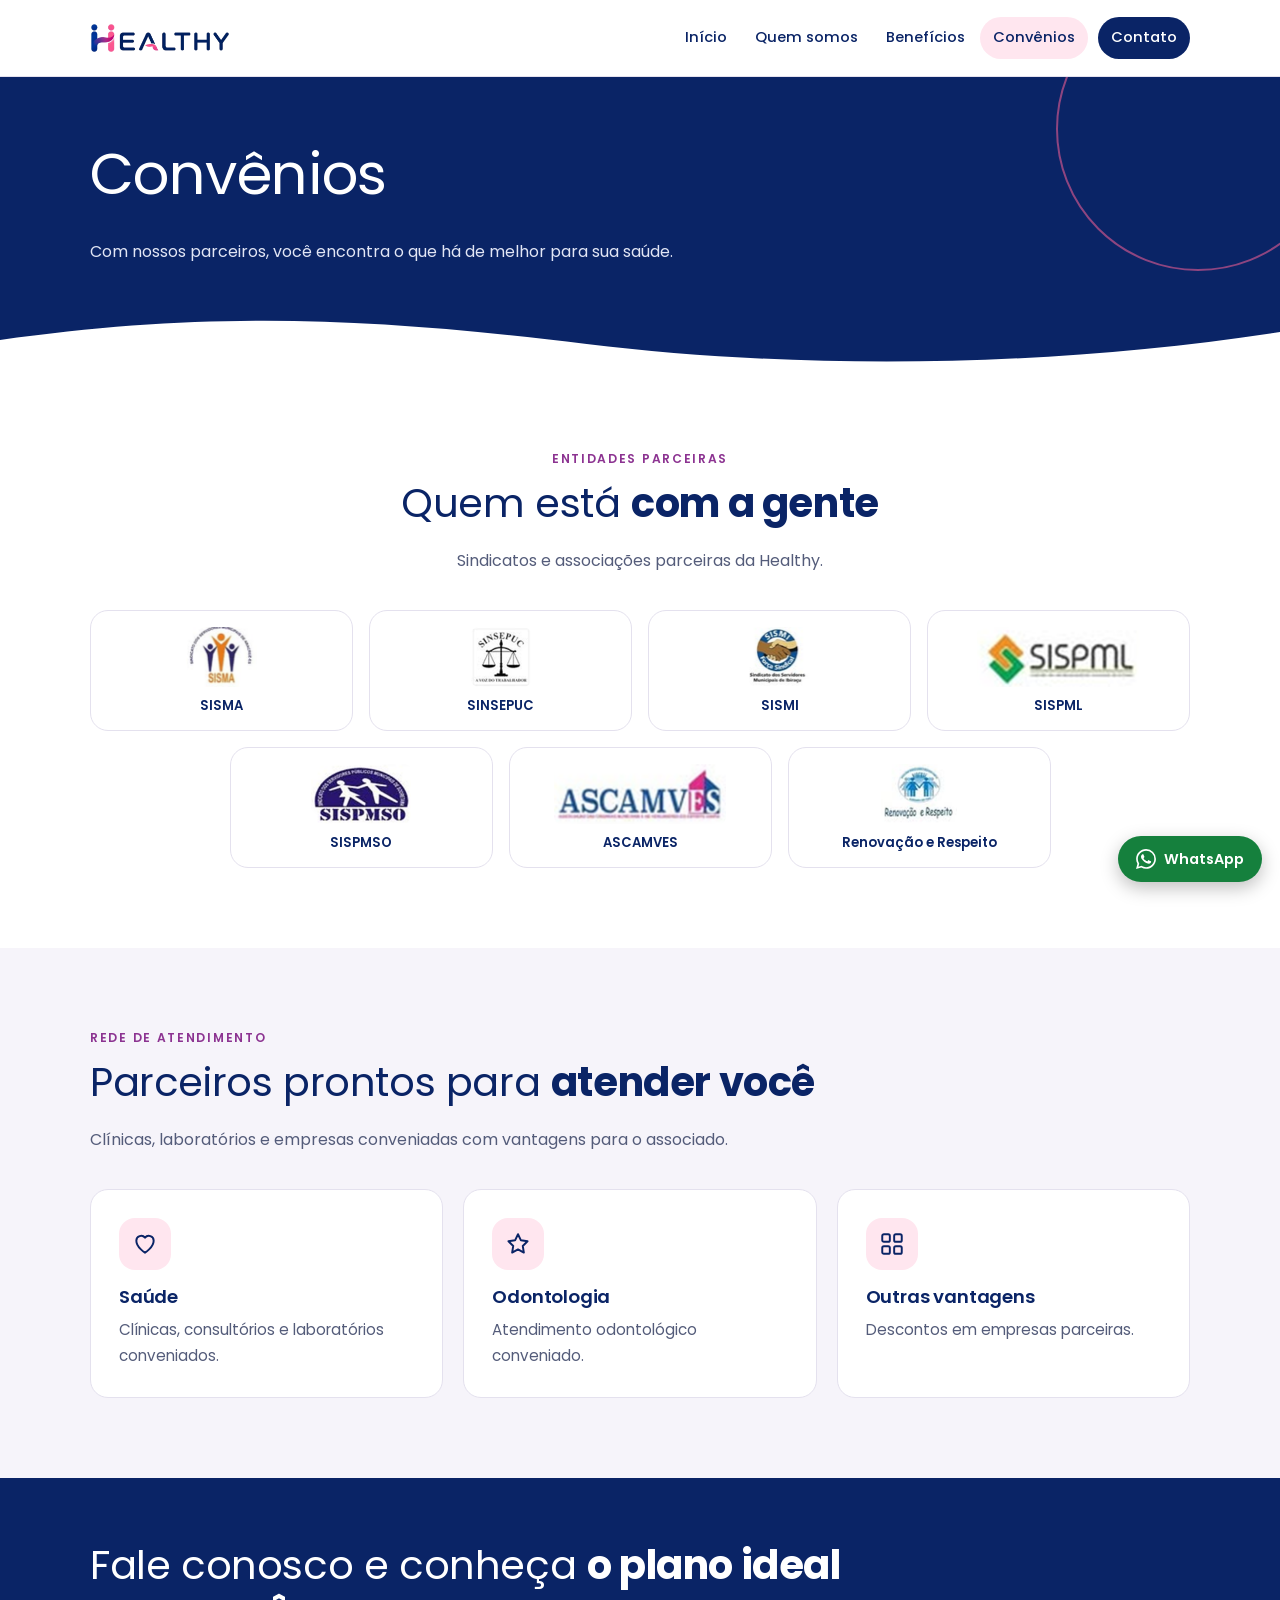
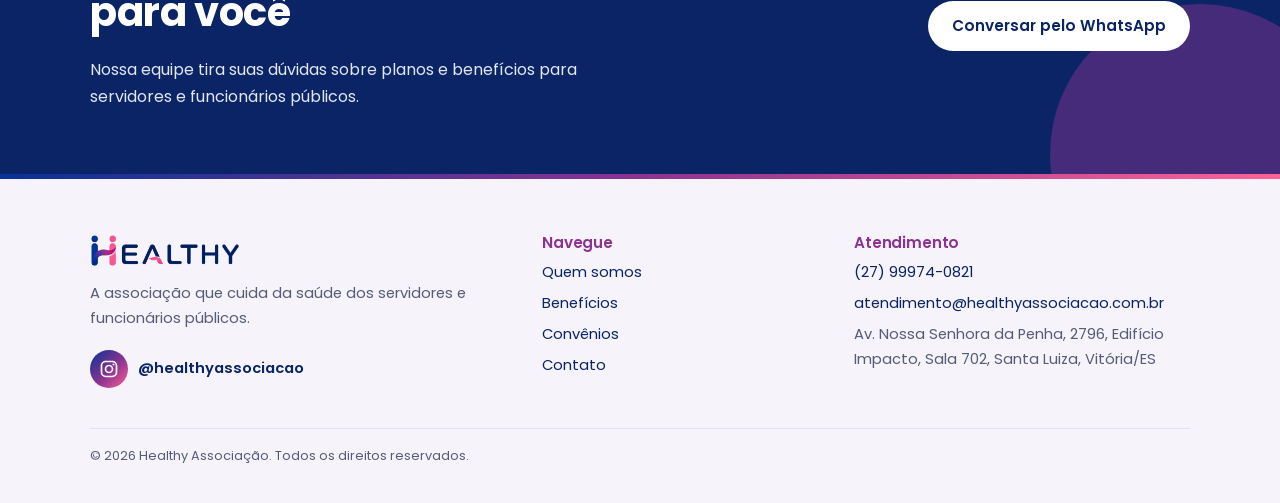
<file: convenios.html>
<!doctype html>
<html lang="pt-BR">
<head>
  <meta charset="utf-8">
  <meta name="viewport" content="width=device-width, initial-scale=1">
  <meta name="robots" content="noindex">
  <meta name="theme-color" content="#0a2466">
  <title>Convênios | Healthy Associação</title>
  <meta name="description" content="Entidades parceiras e convênios da Healthy Associação.">
  <meta property="og:title" content="Convênios | Healthy Associação">
  <meta property="og:description" content="Entidades parceiras e convênios da Healthy Associação.">
  <meta property="og:type" content="website">
  <meta property="og:locale" content="pt_BR">
  <meta property="og:site_name" content="Healthy Associação">
  <meta property="og:image" content="https://joaovcaetanorb.github.io/healthy-previa/assets/img/compartilhar.png">
  <meta property="og:image:width" content="1200">
  <meta property="og:image:height" content="630">
  <meta name="twitter:card" content="summary_large_image">
  <link rel="icon" type="image/png" href="assets/img/favicon.png">
  <link rel="preconnect" href="https://fonts.googleapis.com">
  <link rel="preconnect" href="https://fonts.gstatic.com" crossorigin>
  <link rel="stylesheet" href="https://fonts.googleapis.com/css2?family=Poppins:wght@300;400;500;600;700&display=swap">
  <link rel="stylesheet" href="assets/css/style.css">
</head>
<body>
  <a class="pular" href="#conteudo">Pular para o conteúdo</a>
  <header class="topo">
    <div class="container">
      <a class="marca" href="index.html"><img src="assets/img/logo.png" alt="Healthy Associação" width="1099" height="237"></a>
      <button class="menu-botao" type="button" aria-label="Menu" aria-expanded="false" aria-controls="menu"><span></span><span></span><span></span></button>
      <nav class="menu" id="menu" aria-label="Principal">
        <ul>
        <li><a href="index.html">Início</a></li>
        <li><a href="quem-somos.html">Quem somos</a></li>
        <li><a href="beneficios.html">Benefícios</a></li>
        <li><a href="convenios.html" aria-current="page">Convênios</a></li>
        <li><a href="contato.html" class="menu-destaque">Contato</a></li>
        </ul>
      </nav>
    </div>
  </header>

  <main id="conteudo">
  <section class="titulo-pagina">
    <div class="container">
      <h1>Convênios</h1>
      <p>Com nossos parceiros, você encontra o que há de melhor para sua saúde.</p>
    </div>
  </section>

  <section class="secao">
    <div class="container">
      <div class="centro"><p class="rotulo">Entidades parceiras</p>
      <h2>Quem está <strong>com a gente</strong></h2>
      <p class="secao-intro">Sindicatos e associações parceiras da Healthy.</p></div>
      <div class="entidades">
        <div class="entidade"><img src="assets/img/parceiros/sisma.png" alt="Logo SISMA" width="288" height="246" loading="lazy"><span>SISMA</span></div>
        <div class="entidade"><img src="assets/img/parceiros/sinsepuc.png" alt="Logo SINSEPUC" width="228" height="228" loading="lazy"><span>SINSEPUC</span></div>
        <div class="entidade"><img src="assets/img/parceiros/sismi.png" alt="Logo SISMI" width="246" height="240" loading="lazy"><span>SISMI</span></div>
        <div class="entidade"><img src="assets/img/parceiros/sispml.png" alt="Logo SISPML" width="276" height="102" loading="lazy"><span>SISPML</span></div>
        <div class="entidade"><img src="assets/img/parceiros/sispmso.png" alt="Logo SISPMSO" width="342" height="204" loading="lazy"><span>SISPMSO</span></div>
        <div class="entidade"><img src="assets/img/parceiros/ascamves.png" alt="Logo ASCAMVES" width="360" height="126" loading="lazy"><span>ASCAMVES</span></div>
        <div class="entidade"><img src="assets/img/parceiros/renovacao.png" alt="Logo Renovação e Respeito" width="246" height="192" loading="lazy"><span>Renovação e Respeito</span></div>
      </div>
    </div>
  </section>

  <section class="secao secao-suave">
    <div class="container">
      <p class="rotulo">Rede de atendimento</p>
      <h2>Parceiros prontos para <strong>atender você</strong></h2>
      <p class="secao-intro">Clínicas, laboratórios e empresas conveniadas com vantagens para o associado.</p>
      <div class="grade">
        <article class="cartao"><span class="icone"><svg viewBox="0 0 24 24" aria-hidden="true"><path d="M12 20s-8-5-8-11a4.5 4.5 0 0 1 8-2.8A4.5 4.5 0 0 1 20 9c0 6-8 11-8 11z"/></svg></span><h3>Saúde</h3><p>Clínicas, consultórios e laboratórios conveniados.</p></article>
        <article class="cartao"><span class="icone"><svg viewBox="0 0 24 24" aria-hidden="true"><path d="M12 3l2.7 5.6 6.1.9-4.4 4.3 1 6.1L12 17l-5.4 2.9 1-6.1L3.2 9.5l6.1-.9z"/></svg></span><h3>Odontologia</h3><p>Atendimento odontológico conveniado.</p></article>
        <article class="cartao"><span class="icone"><svg viewBox="0 0 24 24" aria-hidden="true"><rect x="3" y="3" width="7" height="7" rx="1.5"/><rect x="14" y="3" width="7" height="7" rx="1.5"/><rect x="3" y="14" width="7" height="7" rx="1.5"/><rect x="14" y="14" width="7" height="7" rx="1.5"/></svg></span><h3>Outras vantagens</h3><p>Descontos em empresas parceiras.</p></article>
      </div>
    </div>
  </section>

  <section class="chamada">
    <div class="container">
      <div>
        <h2>Fale conosco e conheça <strong>o plano ideal para você</strong></h2>
        <p>Nossa equipe tira suas dúvidas sobre planos e benefícios para servidores e funcionários públicos.</p>
      </div>
      <a class="botao" href="https://wa.me/5527988882229?text=Oi%2C%20vim%20pelo%20site%20da%20Healthy" target="_blank" rel="noopener">Conversar pelo WhatsApp</a>
    </div>
  </section>
  </main>

  <footer class="rodape">
    <div class="container">
      <div class="rodape-grade">
        <div>
          <img class="rodape-logo" src="assets/img/logo.png" alt="Healthy Associação" width="1099" height="237" loading="lazy">
          <p>A associação que cuida da saúde dos servidores e funcionários públicos.</p>
          <a class="rodape-social" href="https://www.instagram.com/healthyassociacao/" target="_blank" rel="noopener" aria-label="Instagram da Healthy (abre em nova aba)">
            <svg viewBox="0 0 24 24" width="20" height="20" aria-hidden="true"><rect x="3" y="3" width="18" height="18" rx="5" fill="none" stroke="currentColor" stroke-width="2"/><circle cx="12" cy="12" r="4.2" fill="none" stroke="currentColor" stroke-width="2"/><circle cx="17.4" cy="6.6" r="1.3" fill="currentColor"/></svg>
            <span>@healthyassociacao</span>
          </a>
        </div>
        <div>
          <h3>Navegue</h3>
          <ul>
            <li><a href="quem-somos.html">Quem somos</a></li>
            <li><a href="beneficios.html">Benefícios</a></li>
            <li><a href="convenios.html">Convênios</a></li>
            <li><a href="contato.html">Contato</a></li>
          </ul>
        </div>
        <div>
          <h3>Atendimento</h3>
          <ul>
            <li><a href="tel:+5527999740821">(27) 99974-0821</a></li>
            <li><a href="mailto:atendimento@healthyassociacao.com.br">atendimento@healthyassociacao.com.br</a></li>
            <li>Av. Nossa Senhora da Penha, 2796, Edifício Impacto, Sala 702, Santa Luiza, Vitória/ES</li>
          </ul>
        </div>
      </div>
      <p class="rodape-fim">© 2026 Healthy Associação. Todos os direitos reservados.</p>
    </div>
  </footer>

  <a class="whatsapp" href="https://wa.me/5527988882229?text=Oi%2C%20vim%20pelo%20site%20da%20Healthy" target="_blank" rel="noopener" aria-label="Conversar pelo WhatsApp"><svg viewBox="0 0 24 24" aria-hidden="true"><path d="M17.472 14.382c-.297-.149-1.758-.867-2.03-.967-.273-.099-.471-.148-.67.15-.197.297-.767.966-.94 1.164-.173.199-.347.223-.644.075-.297-.15-1.255-.463-2.39-1.475-.883-.788-1.48-1.761-1.653-2.059-.173-.297-.018-.458.13-.606.134-.133.298-.347.446-.52.149-.174.198-.298.298-.497.099-.198.05-.371-.025-.52-.075-.149-.669-1.612-.916-2.207-.242-.579-.487-.5-.669-.51-.173-.008-.371-.01-.57-.01-.198 0-.52.074-.792.372-.272.297-1.04 1.016-1.04 2.479 0 1.462 1.065 2.875 1.213 3.074.149.198 2.096 3.2 5.077 4.487.709.306 1.262.489 1.694.625.712.227 1.36.195 1.871.118.571-.085 1.758-.719 2.006-1.413.248-.694.248-1.289.173-1.413-.074-.124-.272-.198-.57-.347m-5.421 7.403h-.004a9.87 9.87 0 01-5.031-1.378l-.361-.214-3.741.982.998-3.648-.235-.374a9.86 9.86 0 01-1.51-5.26c.001-5.45 4.436-9.884 9.888-9.884 2.64 0 5.122 1.03 6.988 2.898a9.825 9.825 0 012.893 6.994c-.003 5.45-4.437 9.884-9.885 9.884m8.413-18.297A11.815 11.815 0 0012.05 0C5.495 0 .16 5.335.157 11.892c0 2.096.547 4.142 1.588 5.945L.057 24l6.305-1.654a11.882 11.882 0 005.683 1.448h.005c6.554 0 11.89-5.335 11.893-11.893a11.821 11.821 0 00-3.48-8.413z"/></svg><span>WhatsApp</span></a>
  <script src="assets/js/main.js"></script>
</body>
</html>
</file>
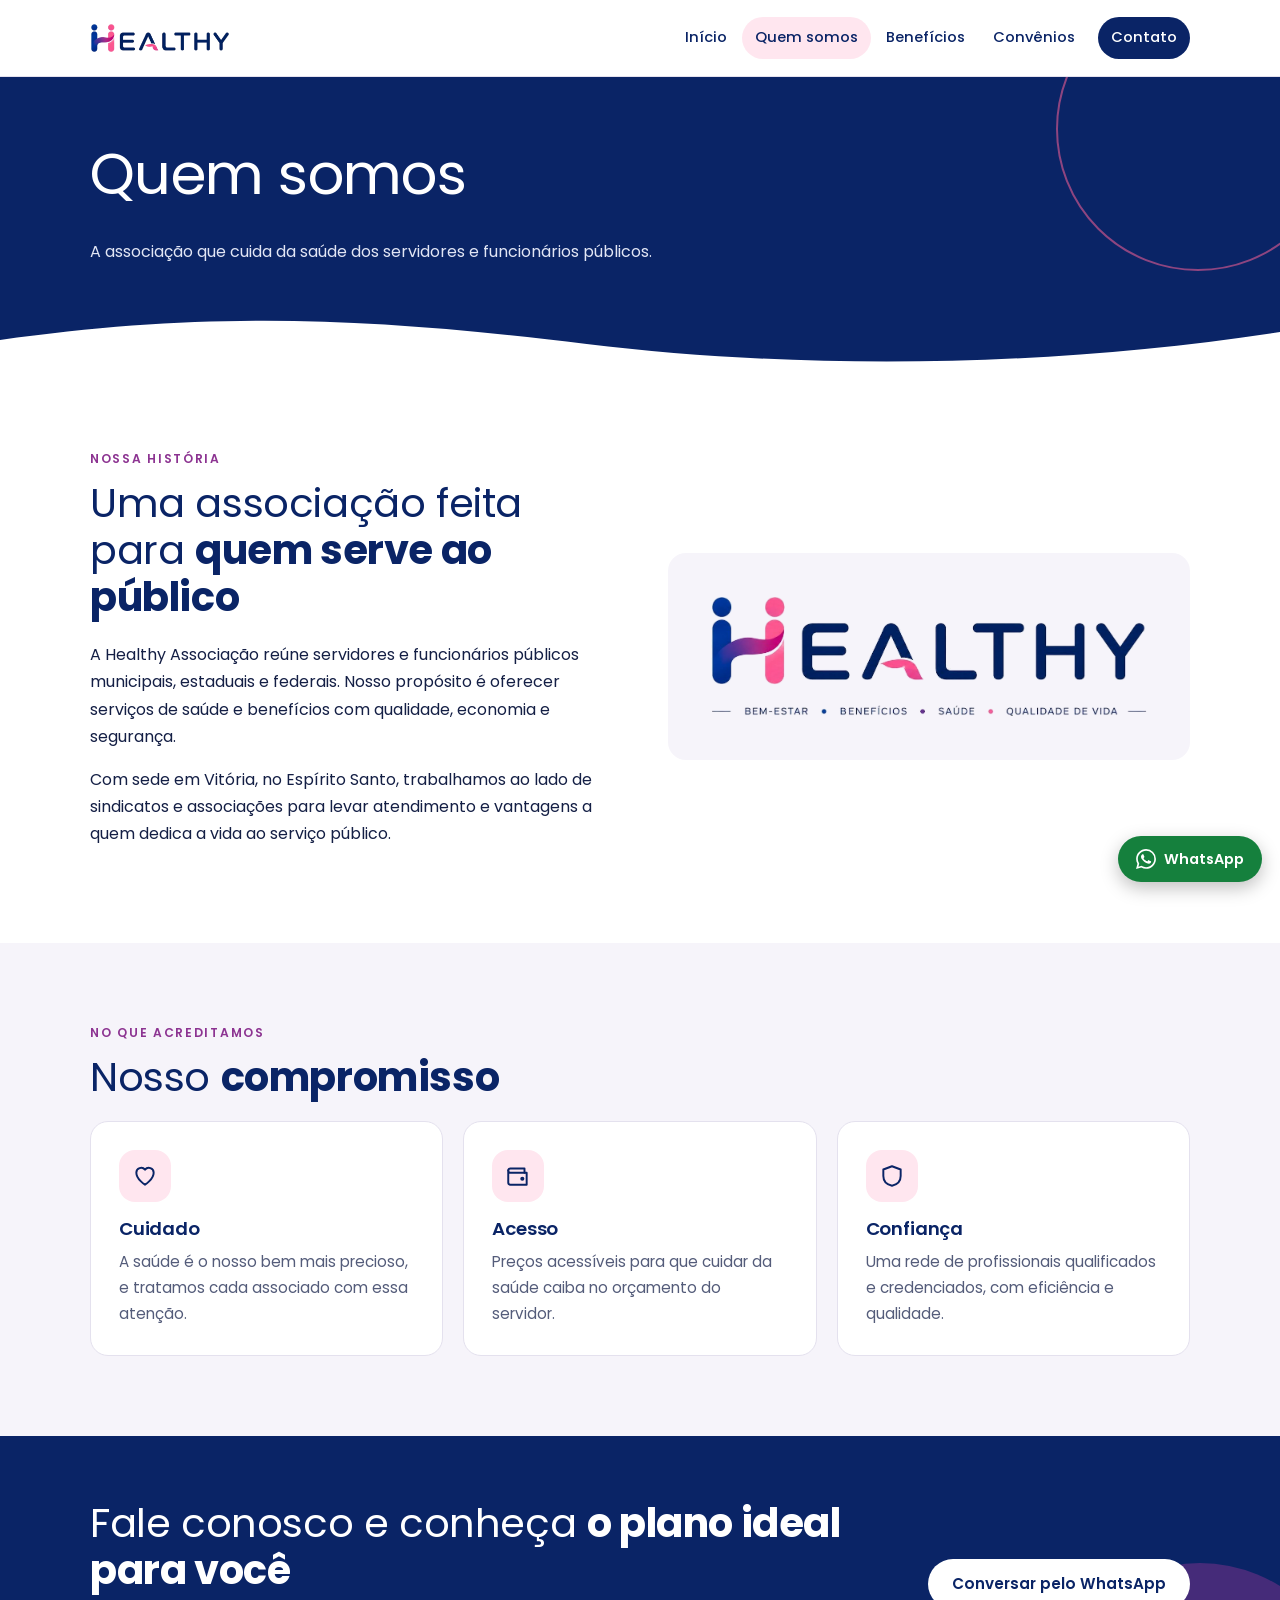
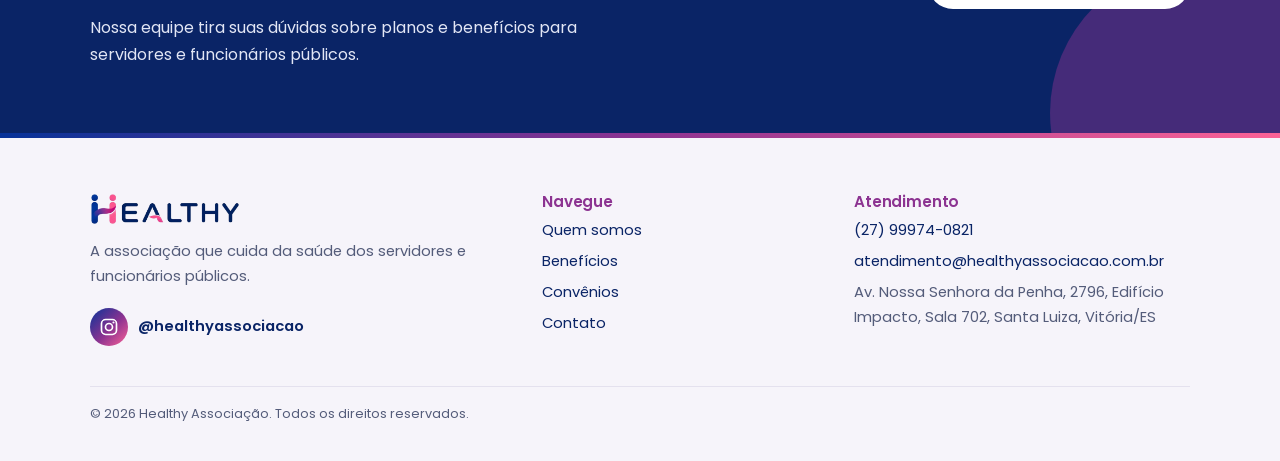
<file: quem-somos.html>
<!doctype html>
<html lang="pt-BR">
<head>
  <meta charset="utf-8">
  <meta name="viewport" content="width=device-width, initial-scale=1">
  <meta name="robots" content="noindex">
  <meta name="theme-color" content="#0a2466">
  <title>Quem somos | Healthy Associação</title>
  <meta name="description" content="Conheça a Healthy Associação, a associação que cuida da saúde dos servidores e funcionários públicos.">
  <meta property="og:title" content="Quem somos | Healthy Associação">
  <meta property="og:description" content="Conheça a Healthy Associação, a associação que cuida da saúde dos servidores e funcionários públicos.">
  <meta property="og:type" content="website">
  <meta property="og:locale" content="pt_BR">
  <meta property="og:site_name" content="Healthy Associação">
  <meta property="og:image" content="https://joaovcaetanorb.github.io/healthy-previa/assets/img/compartilhar.png">
  <meta property="og:image:width" content="1200">
  <meta property="og:image:height" content="630">
  <meta name="twitter:card" content="summary_large_image">
  <link rel="icon" type="image/png" href="assets/img/favicon.png">
  <link rel="preconnect" href="https://fonts.googleapis.com">
  <link rel="preconnect" href="https://fonts.gstatic.com" crossorigin>
  <link rel="stylesheet" href="https://fonts.googleapis.com/css2?family=Poppins:wght@300;400;500;600;700&display=swap">
  <link rel="stylesheet" href="assets/css/style.css">
</head>
<body>
  <a class="pular" href="#conteudo">Pular para o conteúdo</a>
  <header class="topo">
    <div class="container">
      <a class="marca" href="index.html"><img src="assets/img/logo.png" alt="Healthy Associação" width="1099" height="237"></a>
      <button class="menu-botao" type="button" aria-label="Menu" aria-expanded="false" aria-controls="menu"><span></span><span></span><span></span></button>
      <nav class="menu" id="menu" aria-label="Principal">
        <ul>
        <li><a href="index.html">Início</a></li>
        <li><a href="quem-somos.html" aria-current="page">Quem somos</a></li>
        <li><a href="beneficios.html">Benefícios</a></li>
        <li><a href="convenios.html">Convênios</a></li>
        <li><a href="contato.html" class="menu-destaque">Contato</a></li>
        </ul>
      </nav>
    </div>
  </header>

  <main id="conteudo">
  <section class="titulo-pagina">
    <div class="container">
      <h1>Quem somos</h1>
      <p>A associação que cuida da saúde dos servidores e funcionários públicos.</p>
    </div>
  </section>

  <section class="secao">
    <div class="container duas-colunas">
      <div>
        <p class="rotulo">Nossa história</p>
        <h2>Uma associação feita para <strong>quem serve ao público</strong></h2>
        <p>A Healthy Associação reúne servidores e funcionários públicos municipais, estaduais e federais. Nosso propósito é oferecer serviços de saúde e benefícios com qualidade, economia e segurança.</p>
        <p>Com sede em Vitória, no Espírito Santo, trabalhamos ao lado de sindicatos e associações para levar atendimento e vantagens a quem dedica a vida ao serviço público.</p>
      </div>
      <img class="logo-cartao" src="assets/img/logo-completa.png" alt="Logo da Healthy: Associação Nacional dos Servidores e Funcionários Públicos Municipais, Estaduais e Federais do Brasil" width="1103" height="317" loading="lazy">
    </div>
  </section>

  <section class="secao secao-suave">
    <div class="container">
      <p class="rotulo">No que acreditamos</p>
      <h2>Nosso <strong>compromisso</strong></h2>
      <div class="grade">
        <article class="cartao"><span class="icone"><svg viewBox="0 0 24 24" aria-hidden="true"><path d="M12 20s-8-5-8-11a4.5 4.5 0 0 1 8-2.8A4.5 4.5 0 0 1 20 9c0 6-8 11-8 11z"/></svg></span><h3>Cuidado</h3><p>A saúde é o nosso bem mais precioso, e tratamos cada associado com essa atenção.</p></article>
        <article class="cartao"><span class="icone"><svg viewBox="0 0 24 24" aria-hidden="true"><path d="M3 7a2 2 0 0 1 2-2h13v4"/><path d="M3 7v11a2 2 0 0 0 2 2h15V9H5a2 2 0 0 1-2-2z"/><circle cx="16" cy="14.5" r="1"/></svg></span><h3>Acesso</h3><p>Preços acessíveis para que cuidar da saúde caiba no orçamento do servidor.</p></article>
        <article class="cartao"><span class="icone"><svg viewBox="0 0 24 24" aria-hidden="true"><path d="M12 3l8 3v6c0 5-3.5 8-8 9-4.5-1-8-4-8-9V6z"/></svg></span><h3>Confiança</h3><p>Uma rede de profissionais qualificados e credenciados, com eficiência e qualidade.</p></article>
      </div>
    </div>
  </section>

  <section class="chamada">
    <div class="container">
      <div>
        <h2>Fale conosco e conheça <strong>o plano ideal para você</strong></h2>
        <p>Nossa equipe tira suas dúvidas sobre planos e benefícios para servidores e funcionários públicos.</p>
      </div>
      <a class="botao" href="https://wa.me/5527988882229?text=Oi%2C%20vim%20pelo%20site%20da%20Healthy" target="_blank" rel="noopener">Conversar pelo WhatsApp</a>
    </div>
  </section>
  </main>

  <footer class="rodape">
    <div class="container">
      <div class="rodape-grade">
        <div>
          <img class="rodape-logo" src="assets/img/logo.png" alt="Healthy Associação" width="1099" height="237" loading="lazy">
          <p>A associação que cuida da saúde dos servidores e funcionários públicos.</p>
          <a class="rodape-social" href="https://www.instagram.com/healthyassociacao/" target="_blank" rel="noopener" aria-label="Instagram da Healthy (abre em nova aba)">
            <svg viewBox="0 0 24 24" width="20" height="20" aria-hidden="true"><rect x="3" y="3" width="18" height="18" rx="5" fill="none" stroke="currentColor" stroke-width="2"/><circle cx="12" cy="12" r="4.2" fill="none" stroke="currentColor" stroke-width="2"/><circle cx="17.4" cy="6.6" r="1.3" fill="currentColor"/></svg>
            <span>@healthyassociacao</span>
          </a>
        </div>
        <div>
          <h3>Navegue</h3>
          <ul>
            <li><a href="quem-somos.html">Quem somos</a></li>
            <li><a href="beneficios.html">Benefícios</a></li>
            <li><a href="convenios.html">Convênios</a></li>
            <li><a href="contato.html">Contato</a></li>
          </ul>
        </div>
        <div>
          <h3>Atendimento</h3>
          <ul>
            <li><a href="tel:+5527999740821">(27) 99974-0821</a></li>
            <li><a href="mailto:atendimento@healthyassociacao.com.br">atendimento@healthyassociacao.com.br</a></li>
            <li>Av. Nossa Senhora da Penha, 2796, Edifício Impacto, Sala 702, Santa Luiza, Vitória/ES</li>
          </ul>
        </div>
      </div>
      <p class="rodape-fim">© 2026 Healthy Associação. Todos os direitos reservados.</p>
    </div>
  </footer>

  <a class="whatsapp" href="https://wa.me/5527988882229?text=Oi%2C%20vim%20pelo%20site%20da%20Healthy" target="_blank" rel="noopener" aria-label="Conversar pelo WhatsApp"><svg viewBox="0 0 24 24" aria-hidden="true"><path d="M17.472 14.382c-.297-.149-1.758-.867-2.03-.967-.273-.099-.471-.148-.67.15-.197.297-.767.966-.94 1.164-.173.199-.347.223-.644.075-.297-.15-1.255-.463-2.39-1.475-.883-.788-1.48-1.761-1.653-2.059-.173-.297-.018-.458.13-.606.134-.133.298-.347.446-.52.149-.174.198-.298.298-.497.099-.198.05-.371-.025-.52-.075-.149-.669-1.612-.916-2.207-.242-.579-.487-.5-.669-.51-.173-.008-.371-.01-.57-.01-.198 0-.52.074-.792.372-.272.297-1.04 1.016-1.04 2.479 0 1.462 1.065 2.875 1.213 3.074.149.198 2.096 3.2 5.077 4.487.709.306 1.262.489 1.694.625.712.227 1.36.195 1.871.118.571-.085 1.758-.719 2.006-1.413.248-.694.248-1.289.173-1.413-.074-.124-.272-.198-.57-.347m-5.421 7.403h-.004a9.87 9.87 0 01-5.031-1.378l-.361-.214-3.741.982.998-3.648-.235-.374a9.86 9.86 0 01-1.51-5.26c.001-5.45 4.436-9.884 9.888-9.884 2.64 0 5.122 1.03 6.988 2.898a9.825 9.825 0 012.893 6.994c-.003 5.45-4.437 9.884-9.885 9.884m8.413-18.297A11.815 11.815 0 0012.05 0C5.495 0 .16 5.335.157 11.892c0 2.096.547 4.142 1.588 5.945L.057 24l6.305-1.654a11.882 11.882 0 005.683 1.448h.005c6.554 0 11.89-5.335 11.893-11.893a11.821 11.821 0 00-3.48-8.413z"/></svg><span>WhatsApp</span></a>
  <script src="assets/js/main.js"></script>
</body>
</html>
</file>
<file: assets/css/style.css>
/* Identidade do site: cores tiradas da logo e dos posts da Healthy. */
:root {
  --cor-principal: #0a2466;
  --cor-principal-escura: #011a4d;
  --cor-azul-vivo: #073298;
  --cor-rosa: #fc6296;
  --cor-rosa-claro: #ffe6ef;
  --cor-lilas: #8c3391;
  --cor-fundo: #ffffff;
  --cor-fundo-suave: #f6f4fa;
  --cor-texto: #141f45;
  --cor-texto-suave: #545c7a;
  --cor-borda: #e4e1ee;
  --fonte: "Poppins", "Segoe UI", Roboto, Helvetica, Arial, sans-serif;
  --raio: 18px;
  --largura: 1140px;
}

* { box-sizing: border-box; }

html { scroll-behavior: smooth; }

body {
  margin: 0;
  background: var(--cor-fundo);
  color: var(--cor-texto);
  font-family: var(--fonte);
  font-size: 16px;
  line-height: 1.7;
}

img, svg { display: block; max-width: 100%; }

img { height: auto; }

a { color: var(--cor-azul-vivo); }

h1, h2, h3 {
  margin: 0 0 .5em;
  color: var(--cor-principal);
  font-weight: 400;
  line-height: 1.18;
  letter-spacing: -.01em;
}

h1 { font-size: clamp(2.2rem, 5.2vw, 3.6rem); }
h2 { font-size: clamp(1.7rem, 3.6vw, 2.5rem); }
h3 { font-size: 1.15rem; font-weight: 600; }

h1 strong, h2 strong { font-weight: 700; }

p { margin: 0 0 1em; }

.container {
  width: 100%;
  max-width: var(--largura);
  margin: 0 auto;
  padding: 0 20px;
}

/* Atalho para quem navega pelo teclado */
.pular {
  position: absolute;
  top: -60px;
  left: 16px;
  z-index: 40;
  padding: 10px 16px;
  border-radius: 0 0 10px 10px;
  background: var(--cor-principal);
  color: #fff;
}

.pular:focus { top: 0; }

/* Marcas escondidas na proposta visual. Para revisar o conteúdo, remova o display: none. */
.prov {
  display: none;
  padding: 0 6px;
  border-radius: 4px;
  background: #fef3c7;
  color: #92400e;
  font-size: .68rem;
  font-weight: 600;
  letter-spacing: 0;
  line-height: 1.7;
  vertical-align: middle;
}

/* Cabeçalho */
.topo {
  position: sticky;
  top: 0;
  z-index: 10;
  background: rgba(255, 255, 255, .96);
  border-bottom: 1px solid var(--cor-borda);
}

.topo .container {
  display: flex;
  align-items: center;
  justify-content: space-between;
  gap: 16px;
  min-height: 76px;
}

.marca { display: block; }

.marca img { width: 140px; }

.menu-botao {
  display: none;
  flex-direction: column;
  gap: 5px;
  align-items: center;
  justify-content: center;
  width: 44px;
  height: 44px;
  border: 1px solid var(--cor-borda);
  border-radius: 12px;
  background: none;
  cursor: pointer;
}

.menu-botao span {
  width: 20px;
  height: 2px;
  border-radius: 2px;
  background: var(--cor-principal);
  transition: transform .2s, opacity .2s;
}

.menu-botao[aria-expanded="true"] span:nth-child(1) { transform: translateY(7px) rotate(45deg); }

.menu-botao[aria-expanded="true"] span:nth-child(2) { opacity: 0; }

.menu-botao[aria-expanded="true"] span:nth-child(3) { transform: translateY(-7px) rotate(-45deg); }

.menu ul {
  display: flex;
  align-items: center;
  gap: 2px;
  margin: 0;
  padding: 0;
  list-style: none;
}

.menu a {
  display: block;
  padding: 8px 13px;
  border-radius: 999px;
  color: var(--cor-principal);
  font-size: .92rem;
  font-weight: 500;
  text-decoration: none;
  transition: background .15s;
}

.menu a:hover { background: var(--cor-fundo-suave); }

.menu a[aria-current="page"] { background: var(--cor-rosa-claro); }

.menu a.menu-destaque {
  margin-left: 8px;
  background: var(--cor-principal);
  color: #fff;
}

.menu a.menu-destaque:hover { background: var(--cor-azul-vivo); }

/* Hero */
.hero {
  position: relative;
  overflow: hidden;
  padding: 72px 0 150px;
  background: linear-gradient(180deg, #fff 0%, var(--cor-fundo-suave) 100%);
}

.hero .container {
  position: relative;
  z-index: 1;
  display: grid;
  grid-template-columns: 1.15fr 1fr;
  gap: 40px;
  align-items: center;
}

.hero-texto {
  padding-left: 22px;
  border-left: 2px solid var(--cor-principal);
}

.hero-texto p {
  max-width: 520px;
  color: var(--cor-texto-suave);
  font-size: 1.08rem;
}

.hero-arte { position: relative; width: 100%; max-width: 440px; margin: 0 auto; }

.hero-centro {
  position: absolute;
  top: 50%;
  left: 50%;
  width: 62%;
  min-height: 0;
  aspect-ratio: 1;
  display: flex;
  flex-direction: column;
  gap: 10px;
  align-items: center;
  justify-content: center;
  padding: 24px;
  border-radius: 50%;
  background: #fff;
  box-shadow: 0 18px 40px rgba(1, 26, 77, .22);
  text-align: center;
  transform: translate(-50%, -50%);
}

.hero-centro img { width: 70%; }

.hero-centro p {
  margin: 0;
  color: var(--cor-lilas);
  font-size: .95rem;
  line-height: 1.3;
}

.selo-preco {
  position: absolute;
  right: -6px;
  bottom: 14%;
  padding: 10px 16px;
  border-radius: 16px;
  background: #fff;
  box-shadow: 0 10px 24px rgba(1, 26, 77, .2);
  color: var(--cor-lilas);
  line-height: 1.2;
}

.selo-preco > span:first-child { display: block; font-size: .72rem; font-weight: 600; }

.selo-preco strong {
  display: block;
  margin: 2px 0;
  color: var(--cor-principal);
  font-size: 1.5rem;
  font-weight: 700;
  line-height: 1.1;
}

.selo-preco strong small { font-size: .55em; }

.botoes-movel { display: none; justify-content: center; }

.onda {
  position: absolute;
  right: 0;
  bottom: -1px;
  left: 0;
  width: 100%;
  height: 120px;
}

.titulo-pagina {
  position: relative;
  overflow: hidden;
  padding: 64px 0 104px;
  background: var(--cor-principal);
  color: #e2e6f5;
}

.titulo-pagina h1 { color: #fff; }

.titulo-pagina p { max-width: 680px; margin: 0; }

.titulo-pagina::before {
  content: "";
  position: absolute;
  right: 0;
  bottom: -1px;
  left: 0;
  z-index: 1;
  height: 56px;
  background: url("data:image/svg+xml,%3Csvg xmlns='http://www.w3.org/2000/svg' viewBox='0 0 1440 56' preserveAspectRatio='none'%3E%3Cpath fill='%23fff' d='M0 26c240-30 420-22 660 4s520 24 780-12v38H0z'/%3E%3C/svg%3E") center / 100% 100% no-repeat;
}

.titulo-pagina::after {
  content: "";
  position: absolute;
  top: -90px;
  right: -60px;
  width: 280px;
  height: 280px;
  border: 2px solid var(--cor-rosa);
  border-radius: 50%;
  opacity: .55;
}

/* Faixa de atendimento */
.faixa {
  position: relative;
  z-index: 2;
  margin-top: -62px;
}

.faixa-cartao {
  display: grid;
  grid-template-columns: repeat(3, 1fr);
  gap: 24px;
  padding: 24px 28px;
  border-radius: var(--raio);
  background: #fff;
  box-shadow: 0 14px 34px rgba(1, 26, 77, .13);
}

.faixa-cartao div > span {
  display: block;
  color: var(--cor-lilas);
  font-size: .72rem;
  font-weight: 600;
  letter-spacing: .08em;
  text-transform: uppercase;
}

.faixa-cartao a, .faixa-cartao p {
  margin: 0;
  color: var(--cor-principal);
  font-size: .95rem;
  font-weight: 500;
  overflow-wrap: anywhere;
  text-decoration: none;
}

/* Blocos de página */
.secao { padding: 80px 0; }

.secao-suave { background: var(--cor-fundo-suave); }

.rotulo {
  margin-bottom: 10px;
  color: var(--cor-lilas);
  font-size: .76rem;
  font-weight: 600;
  letter-spacing: .14em;
  text-transform: uppercase;
}

.secao-intro { max-width: 640px; margin-bottom: 36px; color: var(--cor-texto-suave); }

.botao {
  display: inline-block;
  padding: 12px 24px;
  border-radius: 999px;
  background: var(--cor-principal);
  color: #fff;
  font-size: .95rem;
  font-weight: 600;
  text-decoration: none;
  transition: background .15s;
}

.botao:hover { background: var(--cor-azul-vivo); }

.botao-claro {
  background: none;
  box-shadow: inset 0 0 0 2px var(--cor-principal);
  color: var(--cor-principal);
}

.botao-claro:hover { color: #fff; }

.botoes { display: flex; flex-wrap: wrap; gap: 12px; margin-top: 20px; }

.grade {
  display: grid;
  grid-template-columns: repeat(3, 1fr);
  gap: 20px;
}

.grade-2 { grid-template-columns: repeat(2, 1fr); }

.cartao {
  padding: 28px;
  border: 1px solid var(--cor-borda);
  border-radius: var(--raio);
  background: var(--cor-fundo);
  transition: transform .15s, box-shadow .15s, opacity .5s, translate .5s;
}

.cartao:hover {
  box-shadow: 0 12px 28px rgba(1, 26, 77, .1);
  transform: translateY(-3px);
}

.cartao p { color: var(--cor-texto-suave); font-size: .95rem; }

.cartao p:last-child { margin-bottom: 0; }

.icone {
  display: grid;
  place-items: center;
  width: 52px;
  height: 52px;
  margin-bottom: 16px;
  border-radius: 16px;
  background: var(--cor-rosa-claro);
  color: var(--cor-principal);
}

.icone svg {
  width: 26px;
  height: 26px;
  fill: none;
  stroke: currentColor;
  stroke-width: 1.8;
  stroke-linecap: round;
  stroke-linejoin: round;
}

.numero {
  display: block;
  margin-bottom: 12px;
  color: var(--cor-lilas);
  font-size: 1.5rem;
  font-weight: 700;
  line-height: 1;
}

.centro { text-align: center; }

.centro .secao-intro { margin-right: auto; margin-left: auto; }

.entidades {
  display: flex;
  flex-wrap: wrap;
  gap: 16px;
  justify-content: center;
}

.entidade {
  flex: 0 1 calc(25% - 12px);
  transition: border-color .15s, opacity .5s, translate .5s;
  display: flex;
  flex-direction: column;
  gap: 10px;
  align-items: center;
  justify-content: center;
  min-height: 96px;
  padding: 16px;
  border: 1px solid var(--cor-borda);
  border-radius: var(--raio);
  background: var(--cor-fundo);
  color: var(--cor-principal);
  font-weight: 600;
  line-height: 1.3;
  text-align: center;
}

.entidade:hover { border-color: var(--cor-rosa); }

.entidade img {
  width: auto;
  max-width: 100%;
  height: 60px;
  object-fit: contain;
  border-radius: 8px;
  background: #fff;
}

.entidade span { font-size: .82rem; }

.logo-cartao {
  padding: 40px;
  border-radius: var(--raio);
  background: var(--cor-fundo-suave);
}

.duas-colunas > * { transition: opacity .5s, translate .5s; }

.revelar { opacity: 0; translate: 0 16px; }

.duas-colunas {
  display: grid;
  grid-template-columns: 1fr 1fr;
  gap: 56px;
  align-items: center;
}

.frase-destaque {
  padding: 40px;
  border-radius: 90px 24px 90px 24px;
  background: var(--cor-principal);
  color: #fff;
  font-size: clamp(1.3rem, 2.6vw, 1.7rem);
  font-weight: 300;
  line-height: 1.35;
}

.frase-destaque strong { color: var(--cor-rosa); font-weight: 600; }

.chamada {
  position: relative;
  overflow: hidden;
  padding: 64px 0;
  background: var(--cor-principal);
  color: #e2e6f5;
}

.chamada .container {
  position: relative;
  z-index: 1;
  display: flex;
  flex-wrap: wrap;
  gap: 24px;
  align-items: center;
  justify-content: space-between;
}

.chamada .container > div { flex: 1 1 420px; }

.chamada h2 { color: #fff; }

.chamada p { max-width: 560px; margin: 0; }

.chamada .botao { background: #fff; color: var(--cor-principal); white-space: nowrap; }

.chamada .botao:hover { background: var(--cor-rosa-claro); }

.chamada::after {
  content: "";
  position: absolute;
  right: -70px;
  bottom: -130px;
  width: 300px;
  height: 300px;
  border-radius: 50%;
  background: var(--cor-lilas);
  opacity: .45;
}

.lista-contato { margin: 0; padding: 0; list-style: none; }

.lista-contato li { margin-bottom: 18px; overflow-wrap: anywhere; }

.lista-contato a { font-weight: 500; text-decoration: none; }

.lista-contato a:hover { text-decoration: underline; }

.lista-contato li > span:first-child {
  display: block;
  color: var(--cor-lilas);
  font-size: .76rem;
  font-weight: 600;
  letter-spacing: .08em;
  text-transform: uppercase;
}

.mapa {
  width: 100%;
  height: 380px;
  border: 0;
  border-radius: var(--raio);
  background: var(--cor-fundo-suave);
}

/* Textos longos */
.texto-corrido { max-width: 760px; overflow-wrap: anywhere; }

.texto-corrido h2 { margin-top: 1.4em; font-size: 1.35rem; font-weight: 600; }

/* Rodapé */
.rodape {
  position: relative;
  padding: 60px 0 24px;
  background: var(--cor-fundo-suave);
  color: var(--cor-texto-suave);
  font-size: .92rem;
}

/* Faixa com o degradê da logo (azul > roxo > rosa) */
.rodape::before {
  content: "";
  position: absolute;
  inset: 0 0 auto;
  height: 5px;
  background: linear-gradient(90deg, var(--cor-azul-vivo), var(--cor-lilas), var(--cor-rosa));
}

.rodape a { color: var(--cor-principal); text-decoration: none; }

.rodape a:hover { color: var(--cor-rosa); }

.rodape-logo { width: 150px; margin-bottom: 14px; }

.rodape-social {
  display: inline-flex;
  align-items: center;
  gap: 10px;
  margin-top: 4px;
  font-weight: 600;
}

.rodape-social svg {
  box-sizing: content-box;
  padding: 9px;
  border-radius: 50%;
  background: linear-gradient(135deg, var(--cor-azul-vivo), var(--cor-lilas) 55%, var(--cor-rosa));
  color: #fff;
  transition: transform .2s;
}

.rodape-social:hover svg { transform: scale(1.08); }

.rodape-grade {
  display: grid;
  grid-template-columns: 1.5fr 1fr 1.2fr;
  gap: 32px;
}

.rodape h3 { color: var(--cor-lilas); font-size: .95rem; }

.rodape ul { margin: 0; padding: 0; list-style: none; }

.rodape li { margin-bottom: 6px; overflow-wrap: anywhere; }

.rodape-fim {
  margin-top: 32px;
  padding-top: 16px;
  border-top: 1px solid var(--cor-borda);
  font-size: .8rem;
}

/* WhatsApp flutuante */
.whatsapp {
  position: fixed;
  right: 18px;
  bottom: 18px;
  z-index: 20;
  display: flex;
  align-items: center;
  gap: 8px;
  padding: 11px 18px;
  border-radius: 999px;
  background: #15803d;
  box-shadow: 0 6px 18px rgba(0, 0, 0, .25);
  color: #fff;
  font-size: .9rem;
  font-weight: 600;
  text-decoration: none;
}

.whatsapp:hover { background: #166534; }

.whatsapp svg { width: 20px; height: 20px; fill: currentColor; }

a:focus-visible, button:focus-visible {
  outline: 3px solid var(--cor-rosa);
  outline-offset: 2px;
}

/* Tablet */
@media (max-width: 980px) {
  .menu-botao { display: flex; }

  .menu {
    display: none;
    position: absolute;
    top: 100%;
    left: 0;
    right: 0;
    padding: 8px 20px 16px;
    background: var(--cor-principal);
    box-shadow: 0 14px 24px rgba(1, 26, 77, .2);
  }

  .menu.aberto { display: block; }

  .menu ul { flex-direction: column; align-items: stretch; }

  .menu a { padding: 12px 18px; border-radius: 8px; color: #fff; }

  .menu a:hover,
  .menu a[aria-current="page"],
  .menu a.menu-destaque:hover { background: var(--cor-azul-vivo); }

  .menu a.menu-destaque { margin: 0; background: none; }

  .menu a.menu-destaque[aria-current="page"] { background: var(--cor-azul-vivo); }

  .grade { grid-template-columns: repeat(2, 1fr); }

  .rodape-grade { grid-template-columns: 1fr 1fr; }
}

/* Celular */
@media (max-width: 680px) {
  /* A primeira tela é só o hero: o círculo acompanha a altura visível e a faixa de contato fica abaixo da dobra */
  .hero {
    --tela: 100vh;
    --arte: clamp(190px, calc(var(--tela) - 436px), min(320px, 78vw));
    display: grid;
    align-items: center;
    min-height: calc(var(--tela) - 77px);
    padding: 14px 0 84px;
  }

  .hero .container { width: 100%; gap: 12px; }

  .faixa { margin-top: 0; }

  .hero .container,
  .duas-colunas,
  .grade,
  .grade-2,
  .faixa-cartao,
  .rodape-grade { grid-template-columns: 1fr; }

  .entidade { flex-basis: calc(50% - 8px); }

  .faixa-cartao a, .faixa-cartao p { font-size: .8rem; }

  .lista-contato a { font-size: .88rem; }

  .logo-cartao { padding: 24px; }

  .duas-colunas { gap: 32px; }

  .so-pc { display: none; }

  .hero-arte { max-width: var(--arte); }

  .hero-centro { width: 68%; }

  .selo-preco {
    top: 50%;
    right: auto;
    bottom: auto;
    left: 50%;
    width: 64%;
    padding: 0;
    background: none;
    box-shadow: none;
    text-align: center;
    transform: translate(-50%, -50%);
  }

  .selo-preco > span:first-child { font-size: max(9px, calc(var(--arte) * .05)); }

  .selo-preco strong { font-size: calc(var(--arte) * .105); }

  .hero-arte:has(.selo-preco) .hero-centro > * { display: none; }

  .hero .botao-claro { display: none; }

  .hero-texto .botoes { display: none; }

  .hero-texto p:last-of-type { margin-bottom: 0; }

  .botoes-movel { display: flex; }

  .hero-texto p { margin-bottom: 12px; font-size: .94rem; }

  .hero .botoes { margin-top: 12px; }

  .faixa-cartao { gap: 14px; padding: 20px; }

  .secao { padding: 56px 0; }

  .marca img { width: 118px; }

  .onda { height: 70px; }

  .frase-destaque { padding: 32px 28px; border-radius: 56px 18px 56px 18px; }

  .whatsapp { padding: 14px; }

  .whatsapp svg { width: 26px; height: 26px; }

  .whatsapp span { display: none; }
}

/* Celulares muito baixos: o botão vai para a esquerda, longe do WhatsApp */
@media (max-width: 680px) and (max-height: 660px) {
  .botoes-movel { justify-content: flex-start; }
}

@supports (height: 100svh) {
  @media (max-width: 680px) {
    .hero { --tela: 100svh; }
  }
}

@media (prefers-reduced-motion: reduce) {
  html { scroll-behavior: auto; }

  .cartao, .botao, .entidade, .menu a, .menu-botao span { transition: none; }

  .cartao:hover { transform: none; }
}
</file>
